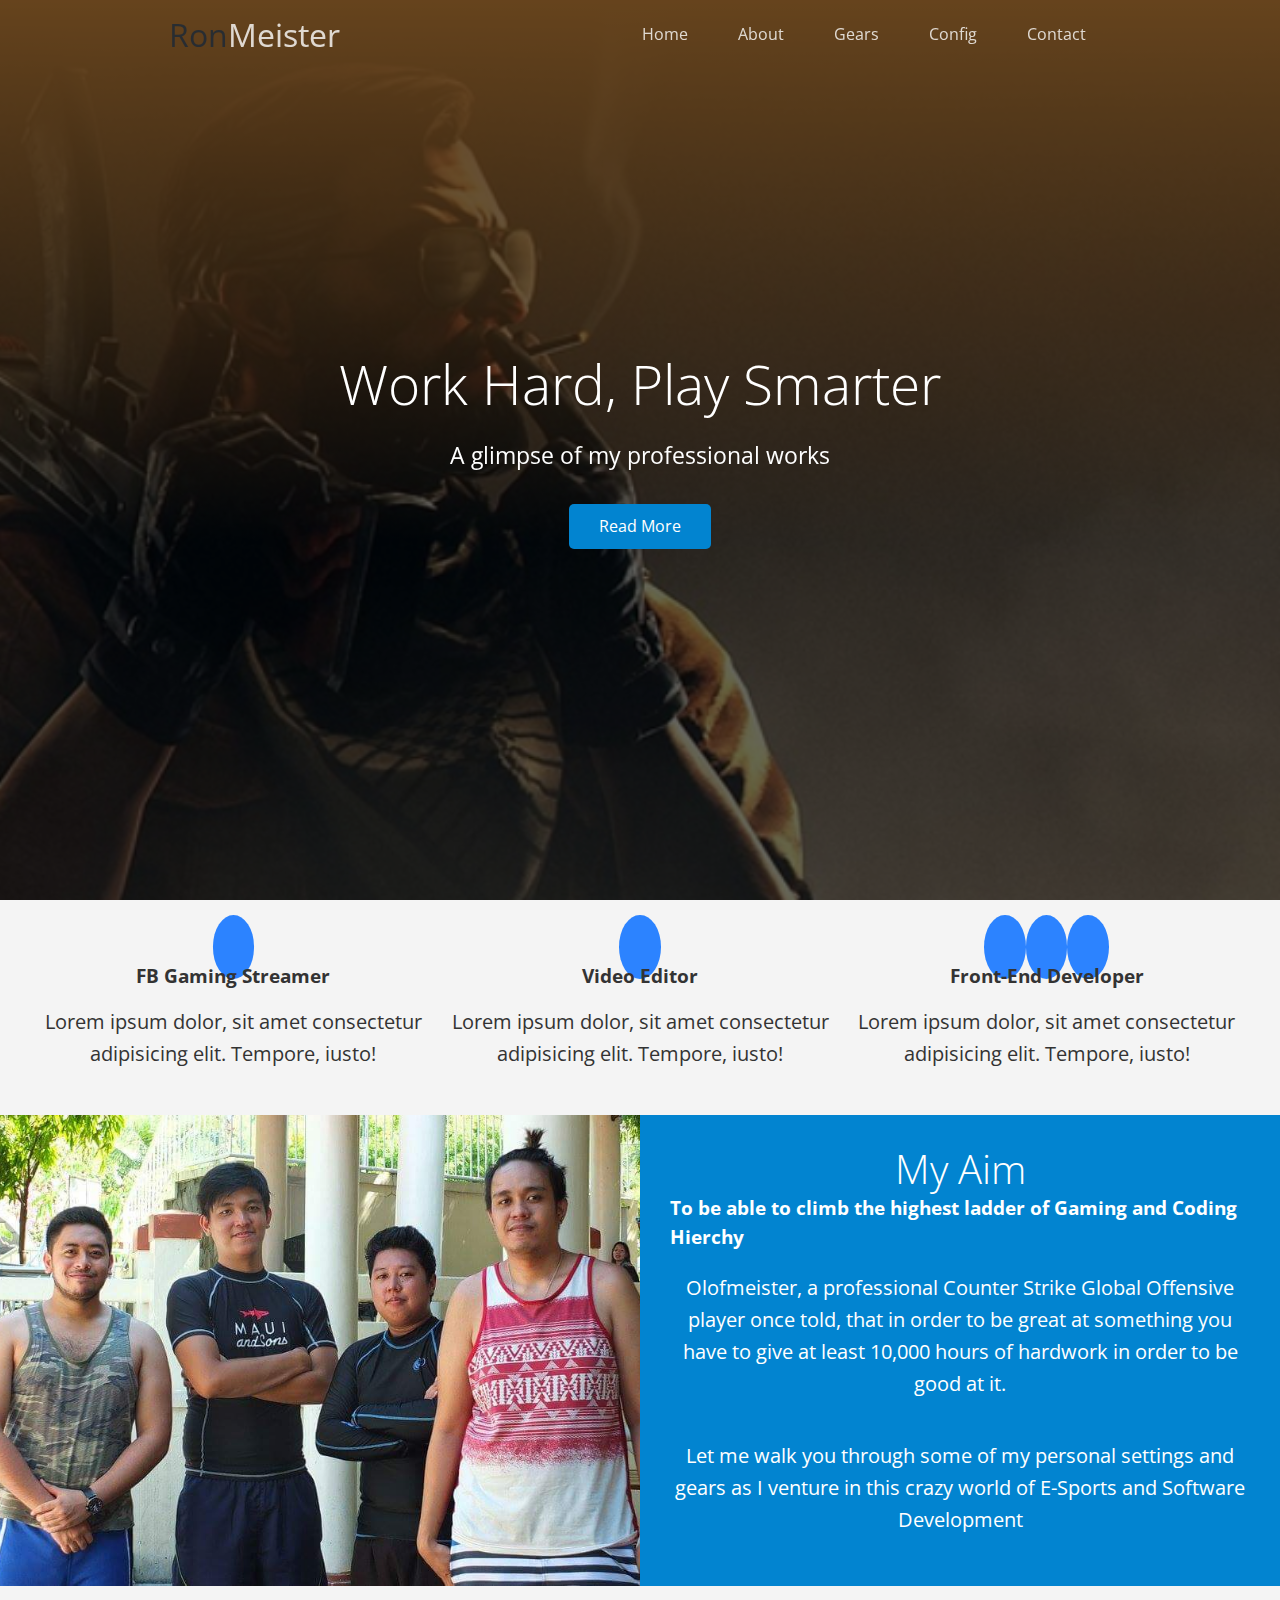
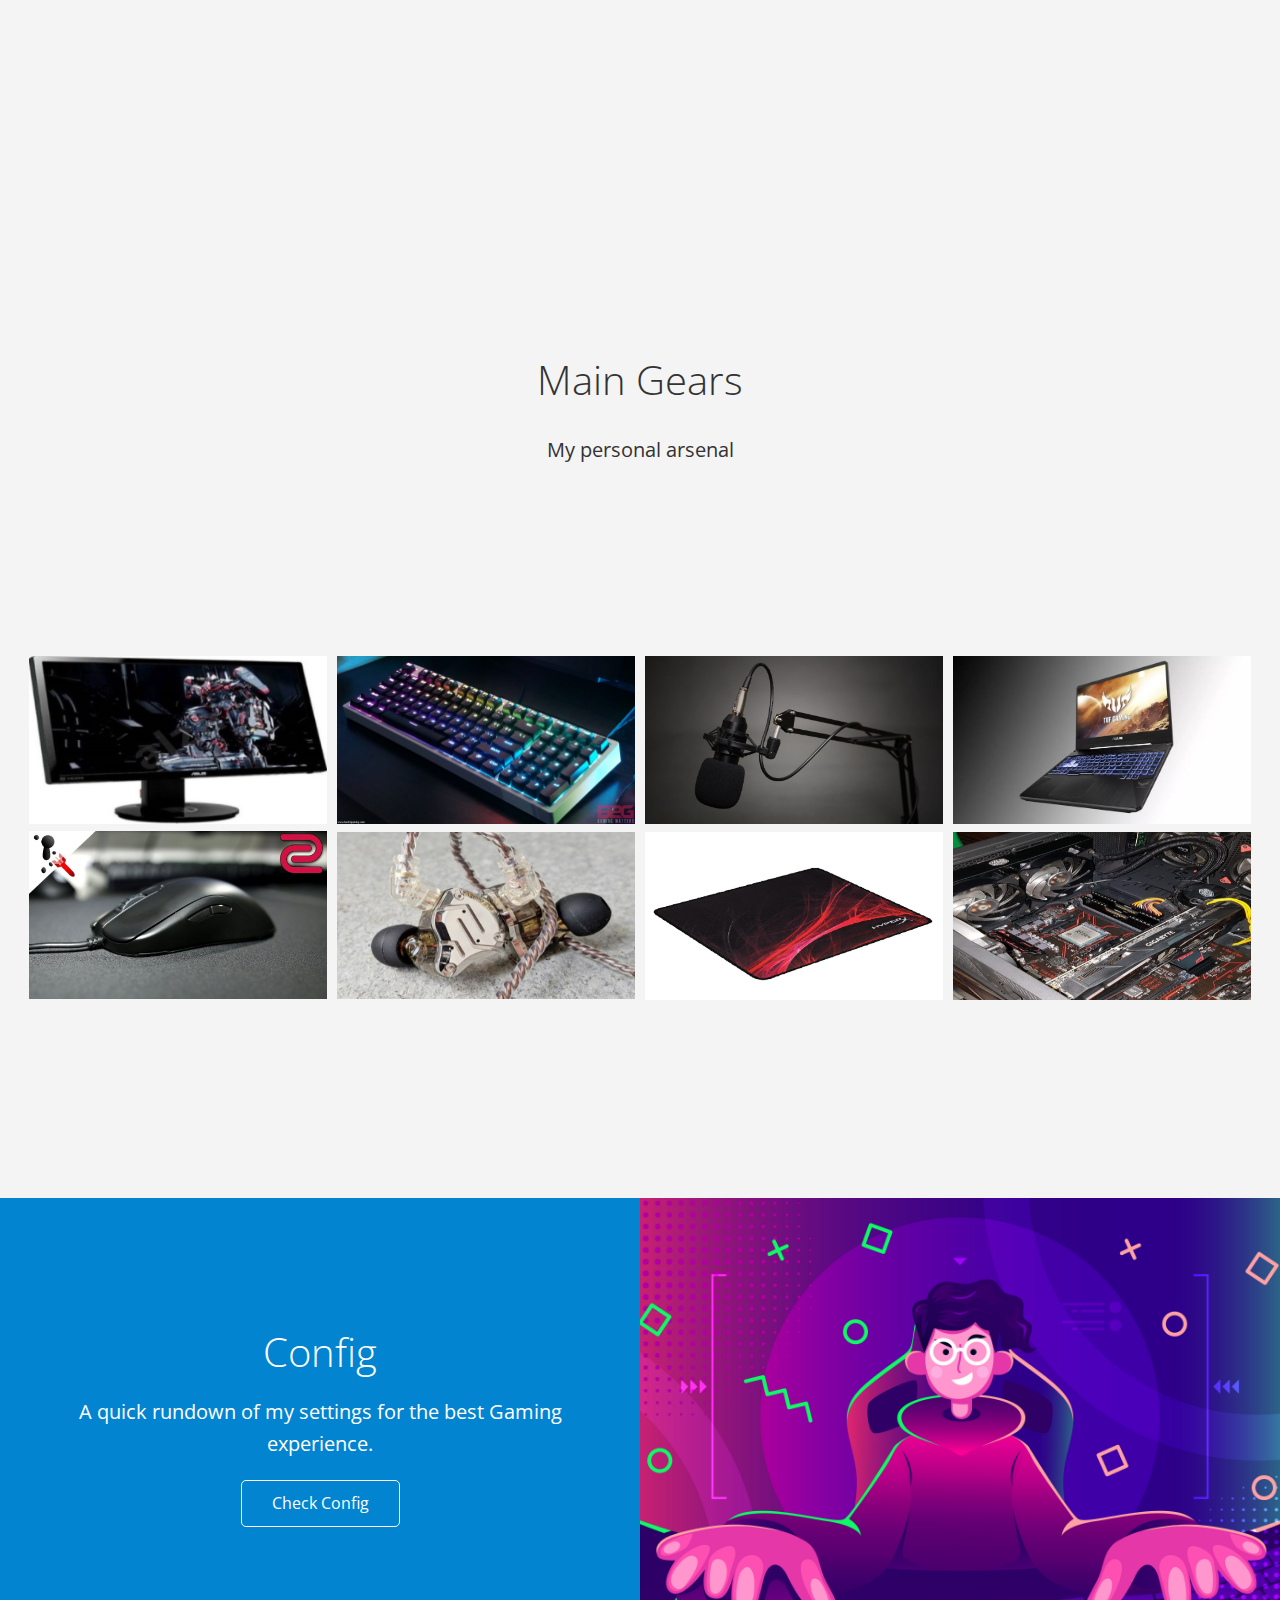
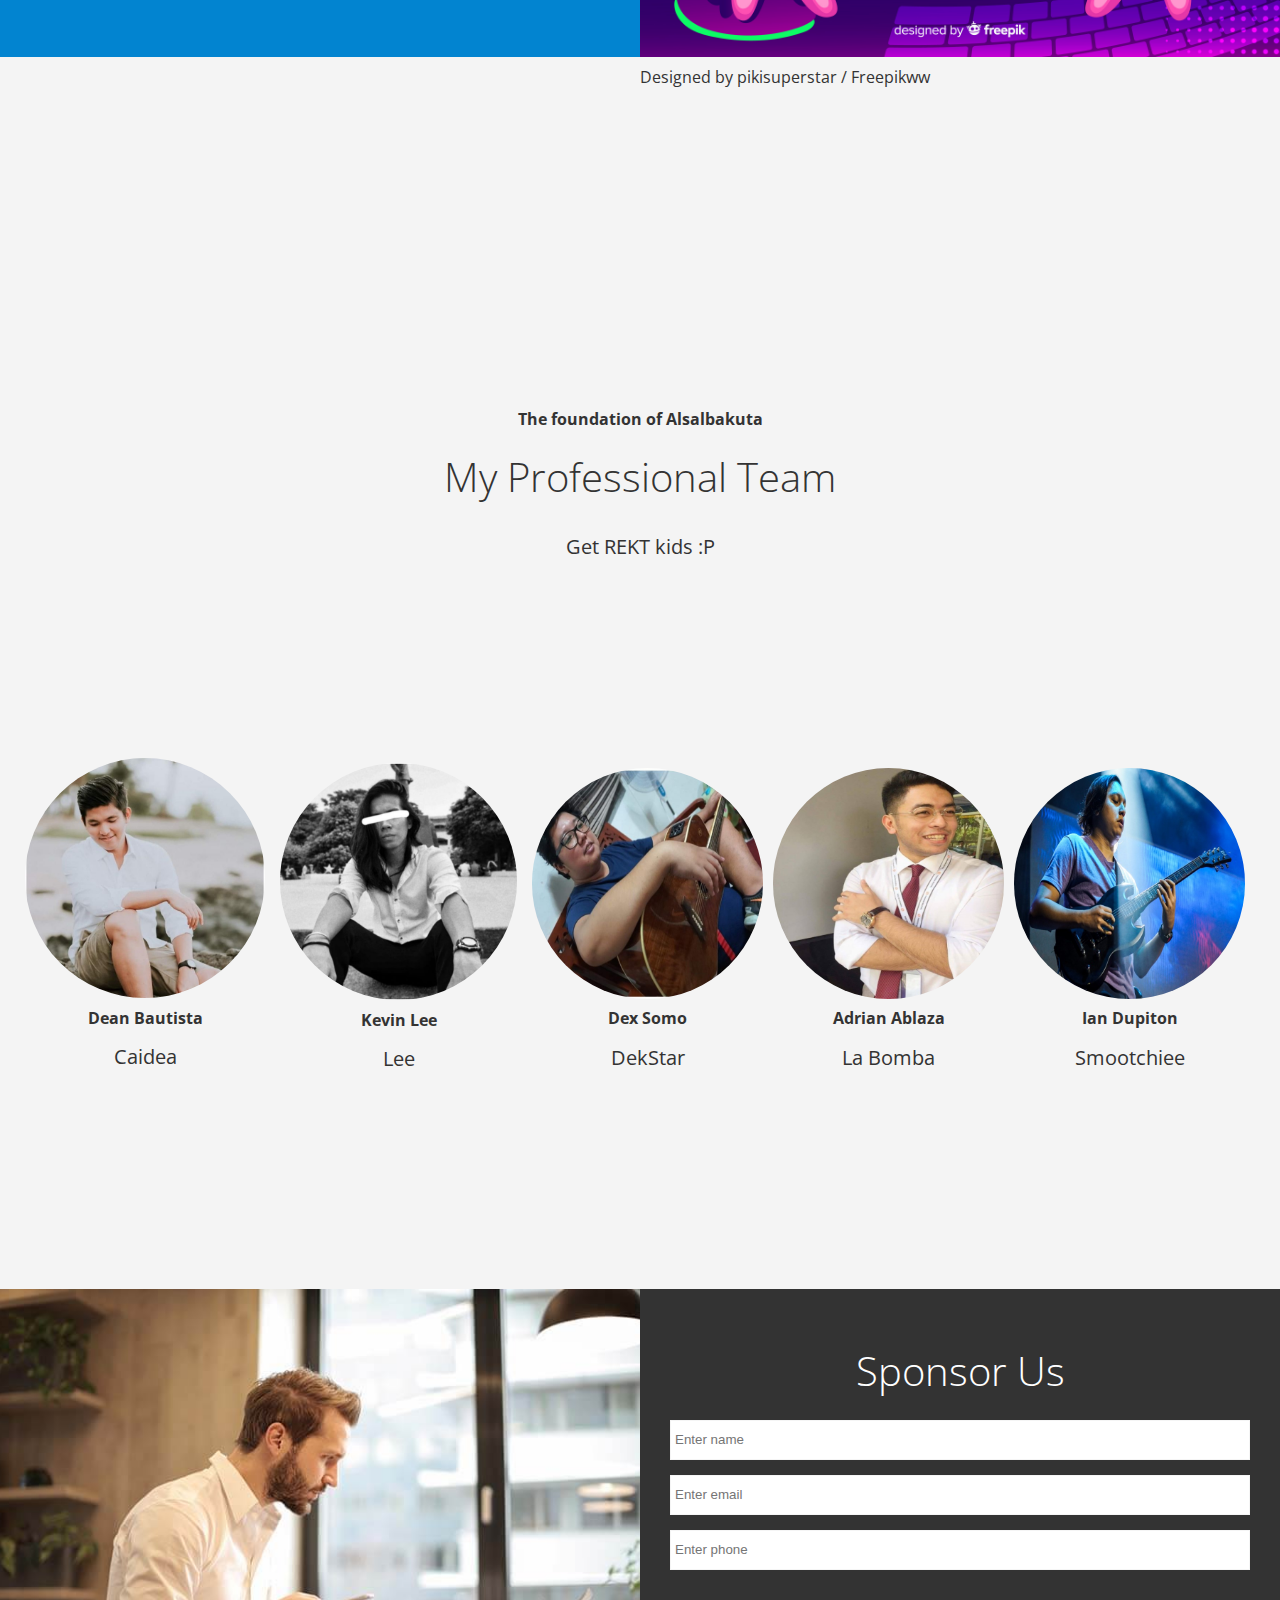
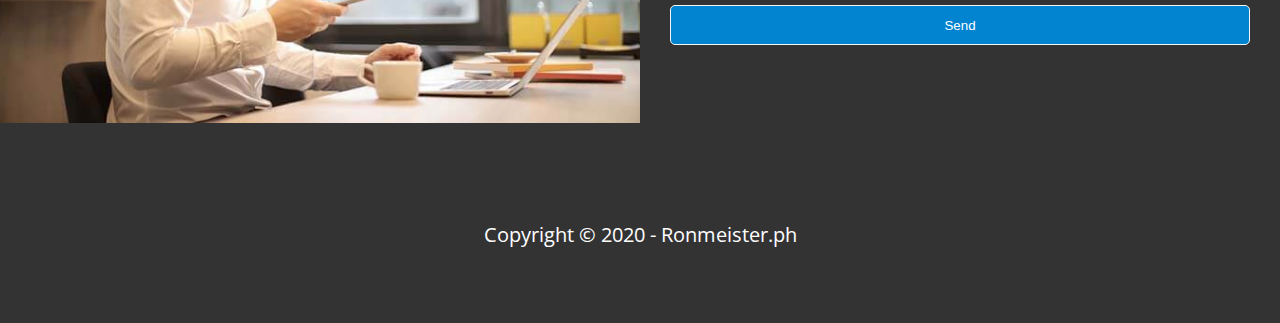
<file: index.html>
<!DOCTYPE html>
<html lang="en">

<head>
  <meta charset="UTF-8" />
  <meta name="viewport" content="width=device-width, initial-scale=1.0" />
  <link rel="shortcut icon" type="image/x-icon" href="/favicon.ico" />
  <link rel="stylesheet" href="https://cdnjs.cloudflare.com/ajax/libs/font-awesome/5.13.0/css/all.min.css"
    integrity="sha256-h20CPZ0QyXlBuAw7A+KluUYx/3pK+c7lYEpqLTlxjYQ=" crossorigin="anonymous" />
  <link rel="stylesheet" href="css/lightbox.min.css" />
  <link rel="stylesheet" href="css/utilities.css" />
  <link rel="stylesheet" href="css/style.css" />
  <title>Welcome To ronmeister.ph</title>
</head>

<body id="home">
  <header class="hero">
    <div id="navbar" class="navbar top">
      <h1 class="logo">
        <span class="text-primary"><i class="fab fa-steam fa-2x"></i> Ron</span>Meister
      </h1>
      <nav>
        <ul>
          <li><a href="#home">Home</a></li>
          <li><a href="#about">About</a></li>
          <li><a href="#cases">Gears</a></li>
          <li><a href="#blog">Config</a></li>
          <li><a href="#contact">Contact</a></li>
        </ul>
      </nav>
    </div>

    <div class="content">
      <h1>Work Hard, Play Smarter</h1>
      <p>A glimpse of my professional works</p>
      <a href="#about" class="btn"><i class="fas fa-chevron-right"></i> Read More</a>
    </div>
  </header>

  <main>
    <!-- About: Icons -->
    <section id="about" class="icons bg-light">
      <div class="flex-items">
        <div>
          <i class="fab fa-facebook fa-2x"></i>
          <div>
            <h3>FB Gaming Streamer</h3>
            <p>
              Lorem ipsum dolor, sit amet consectetur adipisicing elit.
              Tempore, iusto!
            </p>
          </div>
        </div>
        <div>
          <i class="fas fa-film fa-2x"></i>
          <div>
            <h3>Video Editor</h3>
            <p>
              Lorem ipsum dolor, sit amet consectetur adipisicing elit.
              Tempore, iusto!
            </p>
          </div>
        </div>
        <div>

          <i class="fab fa-css3 fa-2x"></i>
          <i class="fas fa-laptop-code fa-2x"></i>
          <i class="fab fa-node-js fa-2x"></i>

          <div>
            <h3>Front-End Developer</h3>
            <p>
              Lorem ipsum dolor, sit amet consectetur adipisicing elit.
              Tempore, iusto!
            </p>
          </div>
        </div>
      </div>
    </section>

    <!-- About:Solutions -->
    <section class="solutions flex-columns">
      <div class="row">
        <div class="column">
          <div class="column-1">
            <img src="images/home/people.jpg" alt="" />
          </div>
        </div>
        <div class="column">
          <div class="column-2 bg-primary">
            <h2>My Aim</h2>
            <h3>To be able to climb the highest ladder of Gaming and Coding Hierchy</h3>
            <p>
              Olofmeister, a professional Counter Strike Global Offensive player once told, that in order to be great at
              something you have to give at least 10,000 hours of hardwork in order to be good at it.
            </p>

            <p>
              Let me walk you through some of my personal settings and gears as I venture in this crazy world of
              E-Sports and Software Development
            </p>

          </div>
        </div>
      </div>
    </section>

    <!-- Cases -->
    <section id="cases" class="cases flex-grid section-padding">
      <header class="section-header">

        <h2>Main Gears</h2>
        <p>
          My personal arsenal
        </p>
      </header>
      <div class="row">
        <div class="column">

          <a href="images/cases/cases1.jpg" data-lightbox="cases" data-title="Lorem ipsum dolor sit, amet consectetur adipisicing elit. Fugiat,
              dolore!">
            <img src="images/cases/cases1.jpg" alt="" />
          </a>



          <a href="images/cases/cases2.jpg" data-lightbox="cases" data-title="Lorem ipsum dolor sit, amet consectetur adipisicing elit. Fugiat,
              dolore!">
            <img src="images/cases/cases2.jpg" alt="" />
          </a>
        </div>
        <div class="column">
          <a href="images/cases/cases3.jpg" data-lightbox="cases" data-title="Lorem ipsum dolor sit, amet consectetur adipisicing elit. Fugiat,
            dolore!">
            <img src="images/cases/cases3.jpg" alt="" />
          </a>
          <a href="images/cases/cases4.jpg" data-lightbox="cases" data-title="Lorem ipsum dolor sit, amet consectetur adipisicing elit. Fugiat,
              dolore!">
            <img src="images/cases/cases4.jpg" alt="" />
          </a>
        </div>
        <div class="column">
          <a href="images/cases/cases5.jpg" data-lightbox="cases" data-title="Lorem ipsum dolor sit, amet consectetur adipisicing elit. Fugiat,
            dolore!">
            <img src="images/cases/cases5.jpg" alt="" />
          </a>
          <a href="images/cases/cases6.jpg" data-lightbox="cases" data-title="Lorem ipsum dolor sit, amet consectetur adipisicing elit. Fugiat,
              dolore!">
            <img src="images/cases/cases6.jpg" alt="" />
          </a>
        </div>
        <div class="column">
          <a href="images/cases/cases7.jpg" data-lightbox="cases" data-title="Lorem ipsum dolor sit, amet consectetur adipisicing elit. Fugiat,
            dolore!">
            <img src="images/cases/cases7.jpg" alt="" />
          </a>
          <a href="images/cases/cases8.jpg" data-lightbox="cases" data-title="Lorem ipsum dolor sit, amet consectetur adipisicing elit. Fugiat,
              dolore!">
            <img src="images/cases/cases8.jpg" alt="" />
          </a>
        </div>
      </div>
    </section>

    <!-- Blog -->
    <section id="blog" class="blog flex-columns flex-reverse">
      <div class="row">
        <div class="column">
          <div class="column-1">
            <img src="images/home/blog.jpg" alt="" />
            <a href="http://www.freepik.com">Designed by pikisuperstar / Freepik</a>ww
          </div>
        </div>
        <div class="column">
          <div class="column-2 bg-secondary">

            <h2>Config</h2>
            <p>
              A quick rundown of my settings for the best Gaming experience.
            </p>
            <a href="blog.html" class="btn btn-outline">
              <i class="fas fa-chevron"></i>
              Check Config
            </a>
          </div>
        </div>
      </div>
    </section>

    <!-- Team -->
    <section id="team" class="team section-padding">
      <header class="section-header">
        <h4>The foundation of Alsalbakuta</h4>
        <h2>My Professional Team</h2>
        <p>
          Get REKT kids :P
        </p>
      </header>

      <div class="flex-items">
        <div>
          <img src="images/team/person1.jpg" alt="" />
          <h4>Dean Bautista</h4>
          <p>Caidea</p>
        </div>

        <div class="flex-items">
          <div>
            <img src="images/team/person2.jpg" alt="" />
            <h4>Kevin Lee</h4>
            <p>Lee</p>
          </div>

          <div class="flex-items">
            <div>
              <img src="images/team/person3.jpg" alt="" />
              <h4>Dex Somo</h4>
              <p>DekStar</p>
            </div>
            <div>
              <img src="images/team/person4.jpg" alt="" />
              <h4>Adrian Ablaza</h4>
              <p>La Bomba</p>
            </div>
            <div>
              <img src="images/team/person5.jpg" alt="" />
              <h4>Ian Dupiton</h4>
              <p>Smootchiee</p>
            </div>
          </div>
    </section>

    <!-- Contact -->
    <section id="contact" class="contact flex-columns">
      <div class="row">
        <div class="column">
          <div class="column-1">
            <img src="images/home/contact.jpg" alt="" />
          </div>
        </div>
        <div class="column">
          <div class="column-2 bg-dark">
            <h2>Sponsor Us</h2>
            <form action="" class="callback-form">
              <div class="form-control">
                <label for="name"></label>
                <input type="text" name="name" id="name" placeholder="Enter name" />
              </div>
              <div class="form-control">
                <label for="email"></label>
                <input type="email" name="email" id="email" placeholder="Enter email" />
              </div>
              <div class="form-control">
                <label for="phone"></label>
                <input type="text" name="phone" id="phone" placeholder="Enter phone" />
              </div>
              <input type="submit" value="Send" id="submit" class="btn" />
            </form>
          </div>
        </div>
      </div>
    </section>
  </main>

  <footer class="footer bg-dark">
    <div class="social">
      <a href="https://www.facebook.com/rjpesa"><i class="fab fa-facebook fa-2x"></i></a>

      <a href="https://www.youtube.com/user/ronalddeadman2"><i class="fab fa-youtube fa-2x"></i></a>
      <a href="https://www.linkedin.com/in/rjpesa19/"><i class="fab fa-linkedin fa-2x"></i></a>
    </div>
    <p>Copyright &copy; 2020 - Ronmeister.ph</p>
  </footer>

  <script src="https://code.jquery.com/jquery-3.5.0.min.js"
    integrity="sha256-xNzN2a4ltkB44Mc/Jz3pT4iU1cmeR0FkXs4pru/JxaQ=" crossorigin="anonymous"></script>
  <script src="js/lightbox.min.js"></script>
  <script>
    const navbar = document.getElementById('navbar');
    let scrolled = false;

    window.onscroll = function () {
      if (window.pageYOffset > 100) {
        navbar.classList.remove('top');
        if (!scrolled) {
          navbar.style.transform = 'translateY(-70px)';
        }
        setTimeout(function () {
          navbar.style.transform = 'translateY(0)';
          scrolled = true;
        }, 200);
      } else {
        navbar.classList.add('top');
        scrolled = false;
      }
    };

    // Smooth Scrolling
    $('#navbar a, .btn').on('click', function (e) {
      if (this.hash !== '') {
        e.preventDefault();

        const hash = this.hash;

        $('html, body').animate(
          {
            scrollTop: $(hash).offset().top - 100,
          },
          800
        );
      }
    });
  </script>
</body>

</html>
</file>
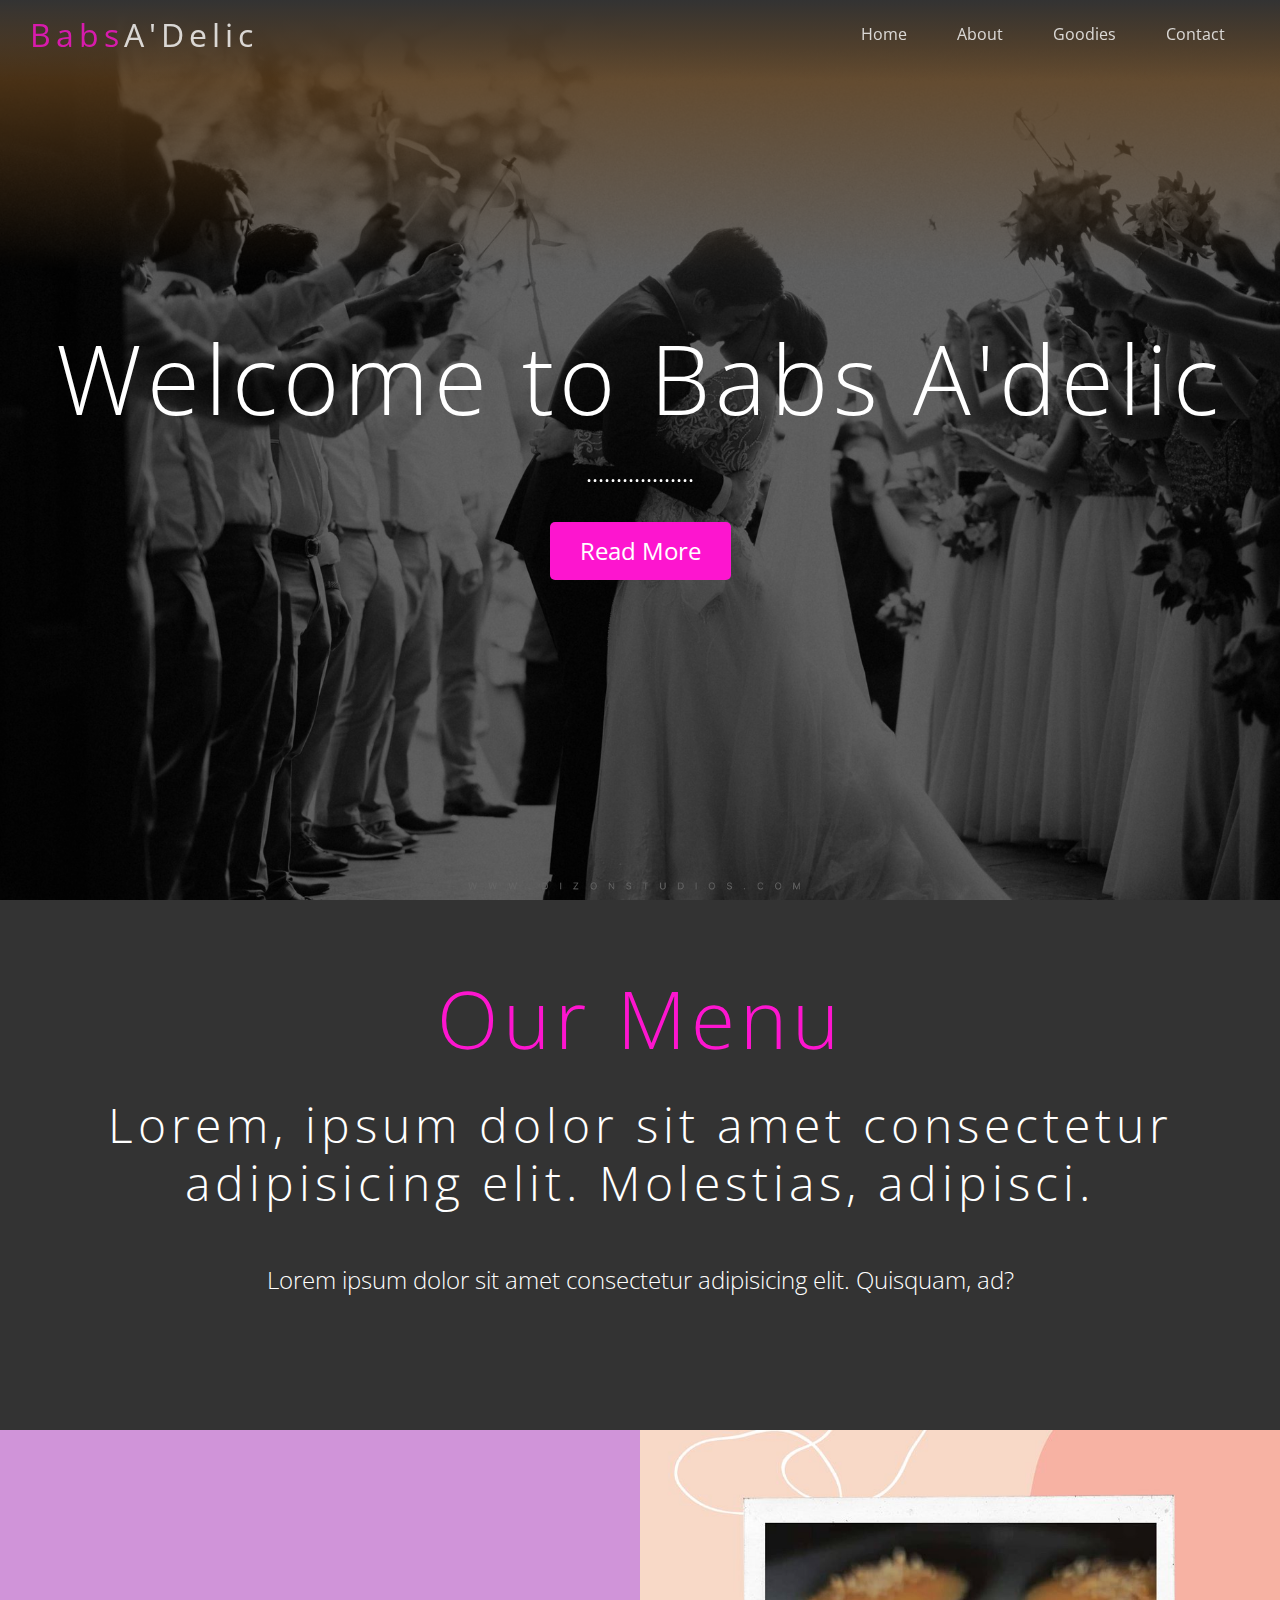
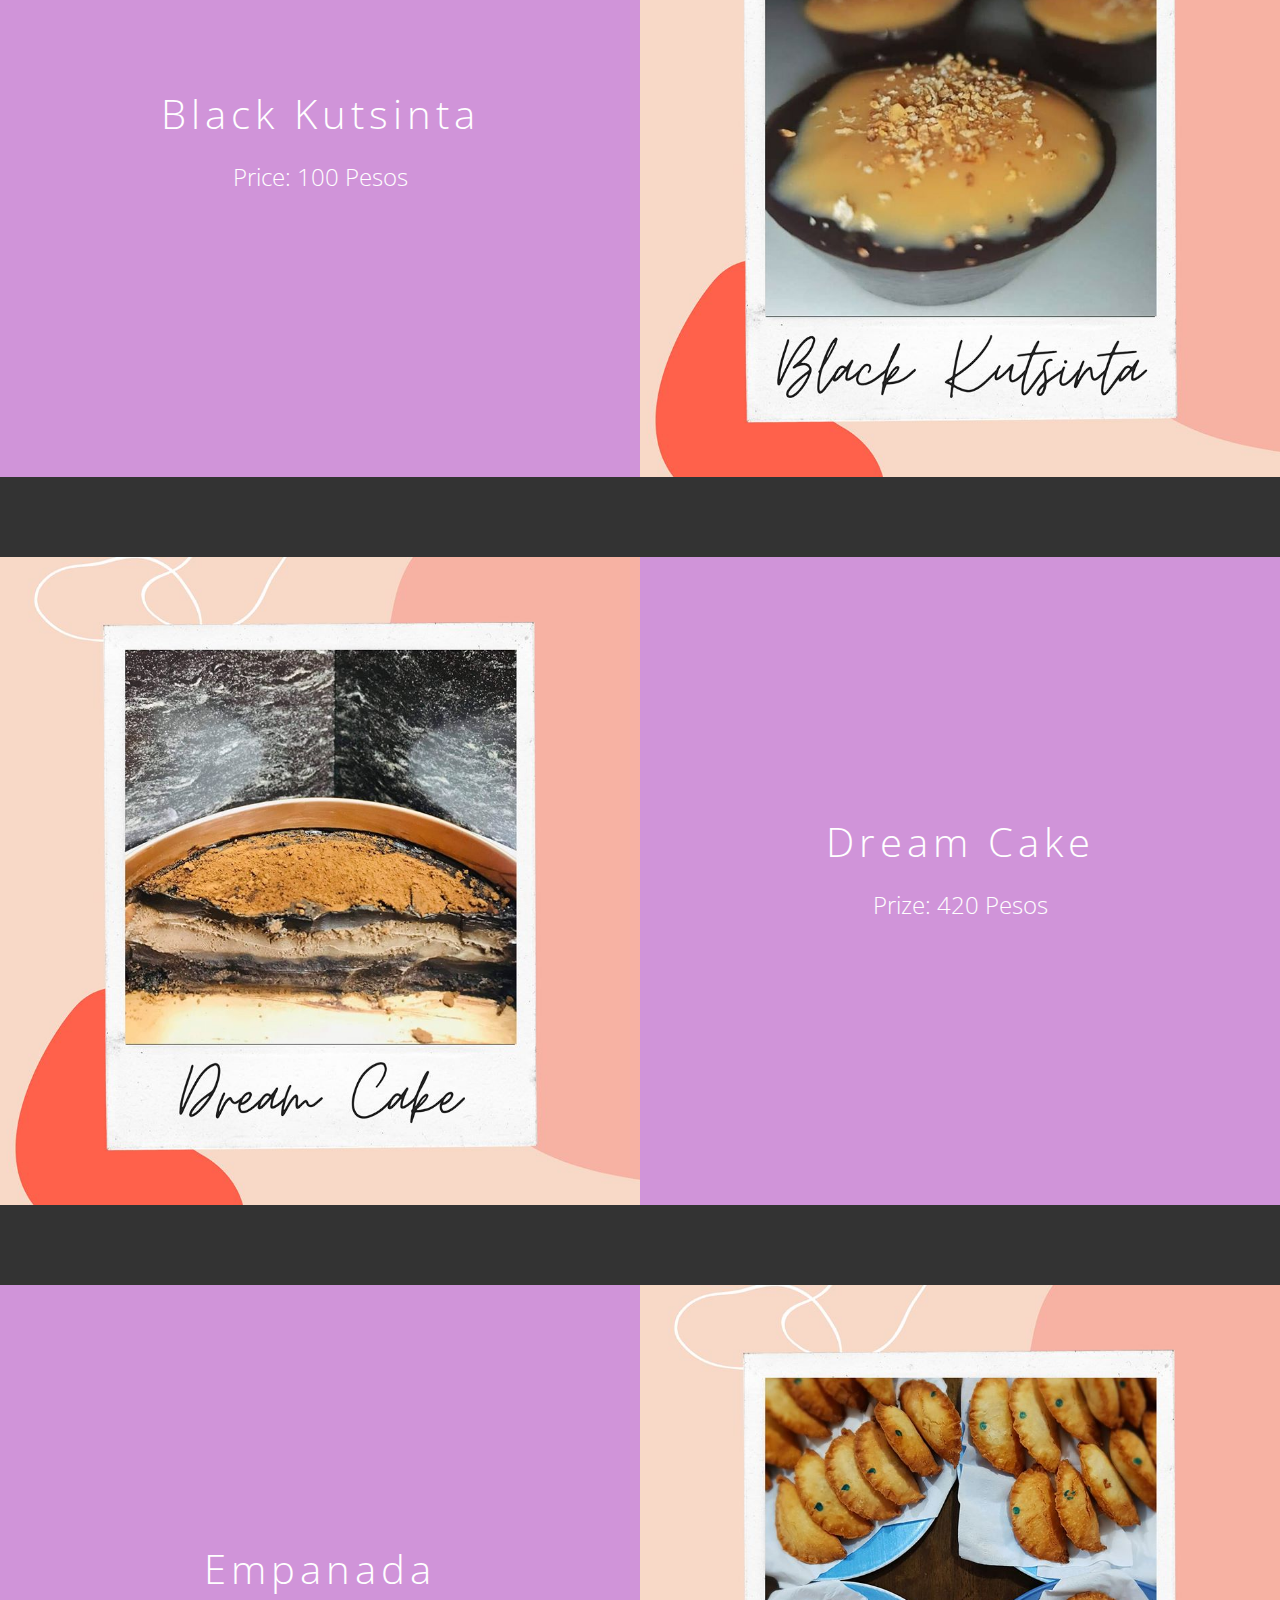
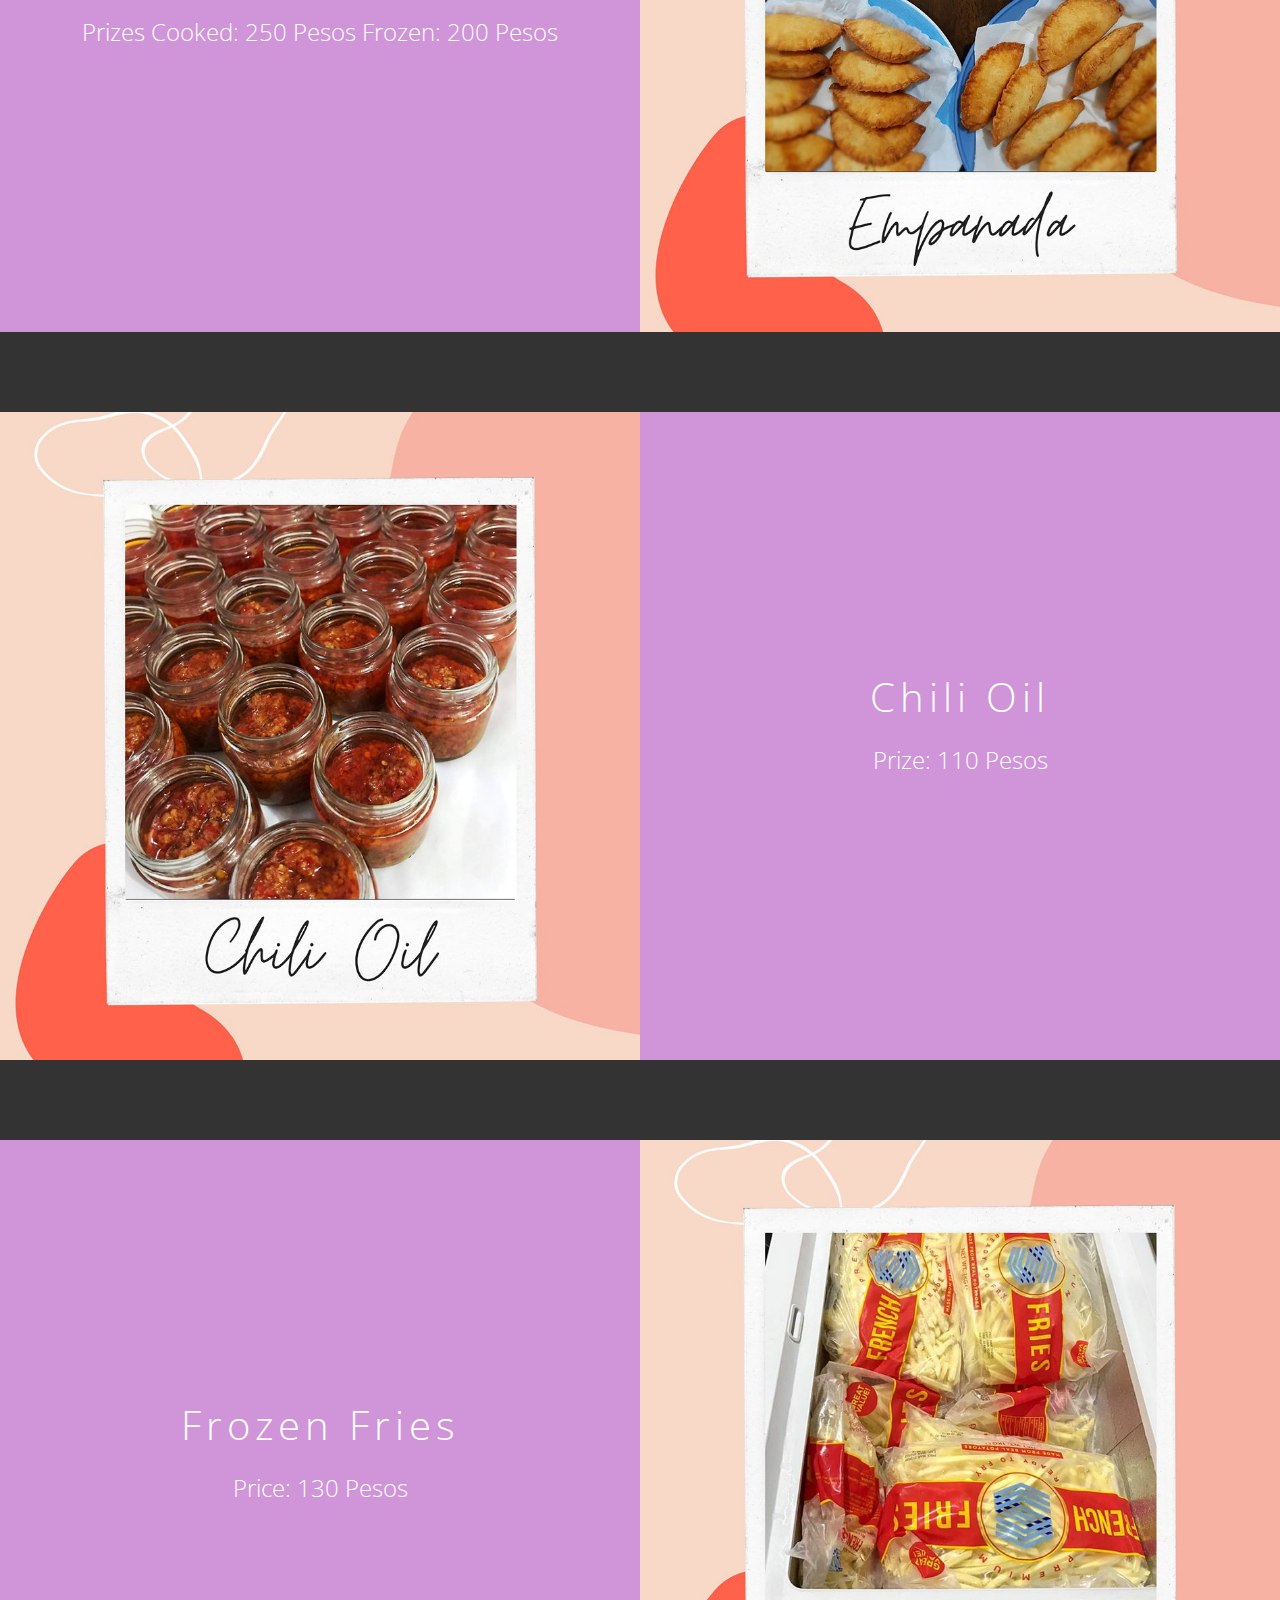
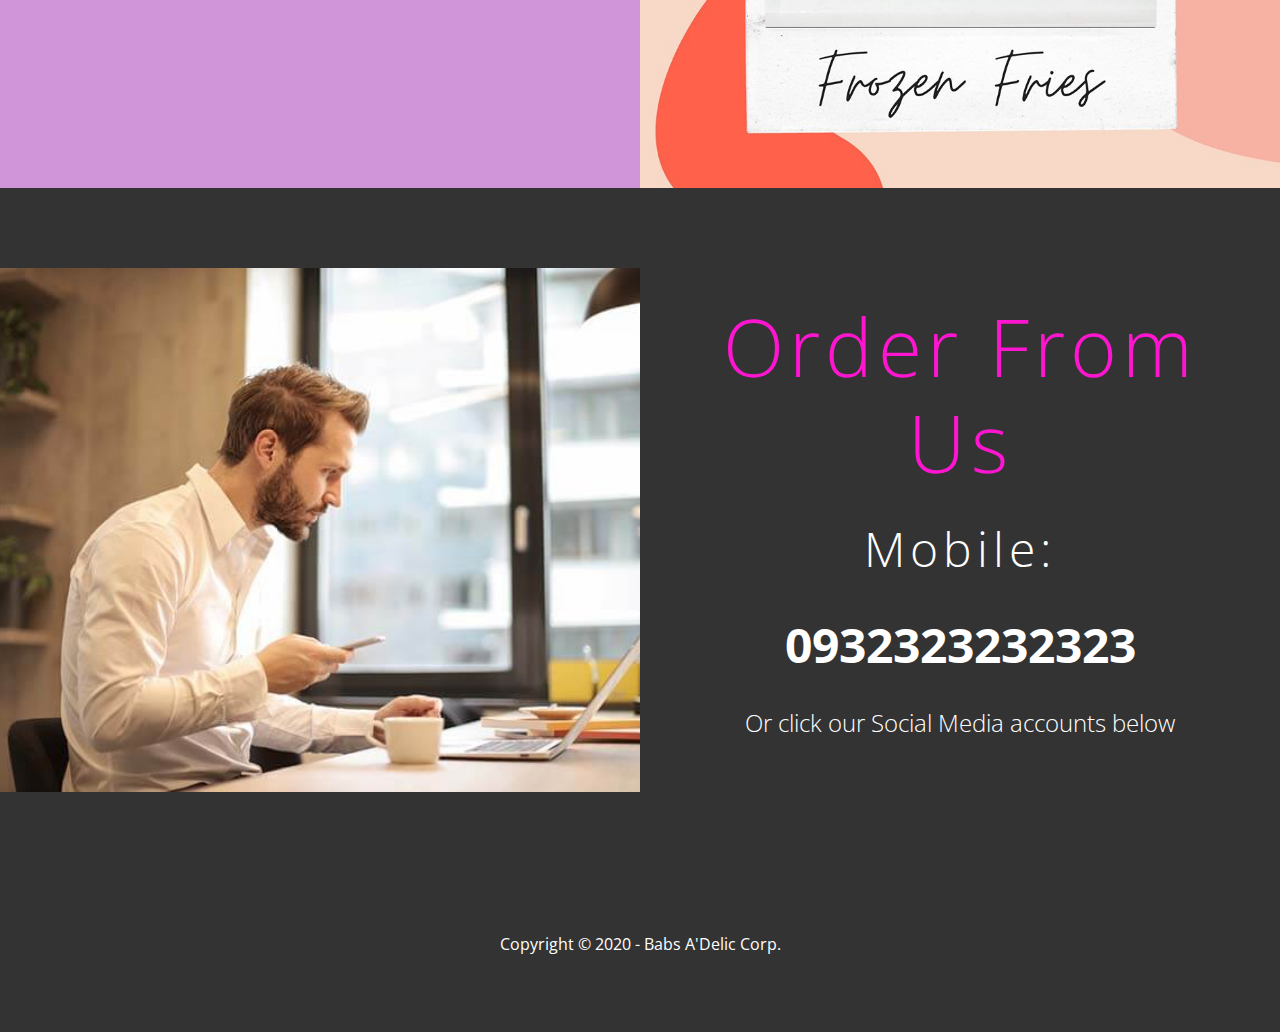
<file: babs/index.html>
<!DOCTYPE html>
<html lang="en">
  <head>
    <meta charset="UTF-8" />
    <meta name="viewport" content="width=device-width, initial-scale=1.0" />
    <link rel="shortcut icon" type="image/x-icon" href="/favicon.ico" />
    <link
      rel="stylesheet"
      href="https://cdnjs.cloudflare.com/ajax/libs/font-awesome/5.13.0/css/all.min.css"
      integrity="sha256-h20CPZ0QyXlBuAw7A+KluUYx/3pK+c7lYEpqLTlxjYQ="
      crossorigin="anonymous"
    />
    <link rel="stylesheet" href="css/lightbox.min.css" />
    <link rel="stylesheet" href="css/utilities.css" />
    <link rel="stylesheet" href="css/style.css" />
    <title>Welcome To Babs A'Delic</title>
  </head>
  <body id="home">
    <header class="hero">
      <div id="navbar" class="navbar top">
        <h1 class="logo">
          <span class="text-primary"><i class="fas fa-piggy-bank fa-2x"></i> Babs</span
          >A'Delic
        </h1>
        <nav>
          <ul>
            <li><a href="#home">Home</a></li>
            <li><a href="#about">About</a></li>
            <li><a href="#goodies">Goodies</a></li>
            
            <li><a href="#contact">Contact</a></li>
          </ul>
        </nav>
      </div>

      <div class="content">
        <h1>Welcome to Babs A'delic</h1>
        <p>..................</p>
        <a href="#about" class="btn"
          ><i class="fas fa-chevron-right"></i> Read More</a
        >
      </div>
    </header>

    <main>
    

      <!-- About:Solutions -->
      <section id="about" class="contact flex-columns">
      
          <div class="column">
            
          </div>
          <div class="column">
            <div class="column-2 bg-dark">
              <span class="contact"><h1>Our Menu</h1></span>
             
                  <h2>Lorem, ipsum dolor sit amet consectetur adipisicing elit. Molestias, adipisci.</h2>
                <p>Lorem ipsum dolor sit amet consectetur adipisicing elit. Quisquam, ad?</p>
                
                </div>
                
                </div>
                
            </div>
          </div>
        </div>
      </section>
        
     

      
      <!-- Blog -->
      <section id="goodies" class="blog flex-columns flex-reverse">
        <div class="row">
          <div class="column">
            <div class="column-1">
              <a
              href="images/cases/food1.jpg"
              data-lightbox="cases"
              data-title="Lorem ipsum dolor sit, amet consectetur adipisicing elit. Fugiat,
              dolore!"
            >
              <img src="images/cases/food1.jpg" alt="" />
            </a>
            </div>
          </div>
          <div class="column">
            <div class="column-2 bg-secondary">
              
              <h2>Black Kutsinta</h2>
              <p>
               Price: 100 Pesos
              </p>
              
            </div>
          </div>
        </div>
      </section>

      <section id="blog" class="blog flex-columns ">
        <div class="row">
          <div class="column">
            <div class="column-1">
              <a
              href="images/cases/food1.jpg"
              data-lightbox="cases"
              data-title="Lorem ipsum dolor sit, amet consectetur adipisicing elit. Fugiat,
              dolore!"
            >
              <img src="images/cases/food2.jpg" alt="" />
            </a>
            </div>
          </div>
          <div class="column">
            <div class="column-2 bg-secondary">
              
              <h2>Dream Cake</h2>
              <p>
                Prize: 420 Pesos
              </p>
              
            </div>
          </div>
        </div>
      </section>

      <section id="blog" class="blog flex-columns flex-reverse">
        <div class="row">
          <div class="column">
            <div class="column-1">
              <a
              href="images/cases/food3.jpg"
              data-lightbox="cases"
              data-title="Lorem ipsum dolor sit, amet consectetur adipisicing elit. Fugiat,
              dolore!"
            >
              <img src="images/cases/food3.jpg" alt="" />
            </a>
            </div>
          </div>
          <div class="column">
            <div class="column-2 bg-secondary">
              
              <h2>Empanada</h2>
              <p>
                Prizes
                  Cooked: 250 Pesos
                  Frozen: 200 Pesos
              </p>
              
            </div>
          </div>
        </div>
      </section>

      <section id="blog" class="blog flex-columns ">
        <div class="row">
          <div class="column">
            <div class="column-1">
              <a
              href="images/cases/food3.jpg"
              data-lightbox="cases"
              data-title="Lorem ipsum dolor sit, amet consectetur adipisicing elit. Fugiat,
              dolore!"
            >
              <img src="images/cases/food4.jpg" alt="" />
            </a>
            </div>
          </div>
          <div class="column">
            <div class="column-2 bg-secondary">
              
              <h2>Chili Oil</h2>
              <p>
                Prize: 110 Pesos
              </p>
              
            </div>
          </div>
        </div>
      </section>

      <section id="blog" class="blog flex-columns flex-reverse">
        <div class="row">
          <div class="column">
            <div class="column-1">
              <a
              href="images/cases/food5.jpg"
              data-lightbox="cases"
              data-title="Lorem ipsum dolor sit, amet consectetur adipisicing elit. Fugiat,
              dolore!"
            >
              <img src="images/cases/food5.jpg" alt="" />
            </a>
            </div>
          </div>
          <div class="column">
            <div class="column-2 bg-secondary">
              
              <h2>Frozen Fries</h2>
              <p>
                Price: 130 Pesos
              </p>
              
            </div>
          </div>
        </div>
      </section>

      
      <!-- Contact -->
      <section id="contact" class="contact flex-columns">
        <div class="row">
          <div class="column">
            <div class="column-1">
              <img src="images/home/contact.jpg" alt="" />
            </div>
          </div>
          <div class="column">
            <div class="column-2 bg-dark">
              <span class="contact"><h1>Order From Us</h1></span>
             
                  <h2>Mobile:</h2>
                <h3>0932323232323</h3><p>Or click our Social Media accounts below</p>
                
                </div>
                
                </div>
                
            </div>
          </div>
        </div>
      </section>
    </main>

    <footer class="footer bg-dark">
      <div class="social">
        <a href="https://www.facebook.com/babsadelic/"><i class="fab fa-facebook fa-2x"></i></a>
        <a href="#"><i class="fab fa-twitter fa-2x"></i></a>
        <a href="https://www.youtube.com/channel/UCPqsV1wrr2hKnyR9L_Mzo4A"><i class="fab fa-youtube fa-2x"></i></a>
        <a href="#"><i class="fab fa-instagram fa-2x"></i></a>
      </div>
      <p>Copyright &copy; 2020 - Babs A'Delic Corp.</p>
    </footer>

    <script
      src="https://code.jquery.com/jquery-3.5.0.min.js"
      integrity="sha256-xNzN2a4ltkB44Mc/Jz3pT4iU1cmeR0FkXs4pru/JxaQ="
      crossorigin="anonymous"
    ></script>
    <script src="js/lightbox.min.js"></script>
    <script>
      const navbar = document.getElementById('navbar');
      let scrolled = false;

      window.onscroll = function () {
        if (window.pageYOffset > 100) {
          navbar.classList.remove('top');
          if (!scrolled) {
            navbar.style.transform = 'translateY(-70px)';
          }
          setTimeout(function () {
            navbar.style.transform = 'translateY(0)';
            scrolled = true;
          }, 200);
        } else {
          navbar.classList.add('top');
          scrolled = false;
        }
      };

      // Smooth Scrolling
      $('#navbar a, .btn').on('click', function (e) {
        if (this.hash !== '') {
          e.preventDefault();

          const hash = this.hash;

          $('html, body').animate(
            {
              scrollTop: $(hash).offset().top - 100,
            },
            800
          );
        }
      });
    </script>
  </body>
</html>
</file>
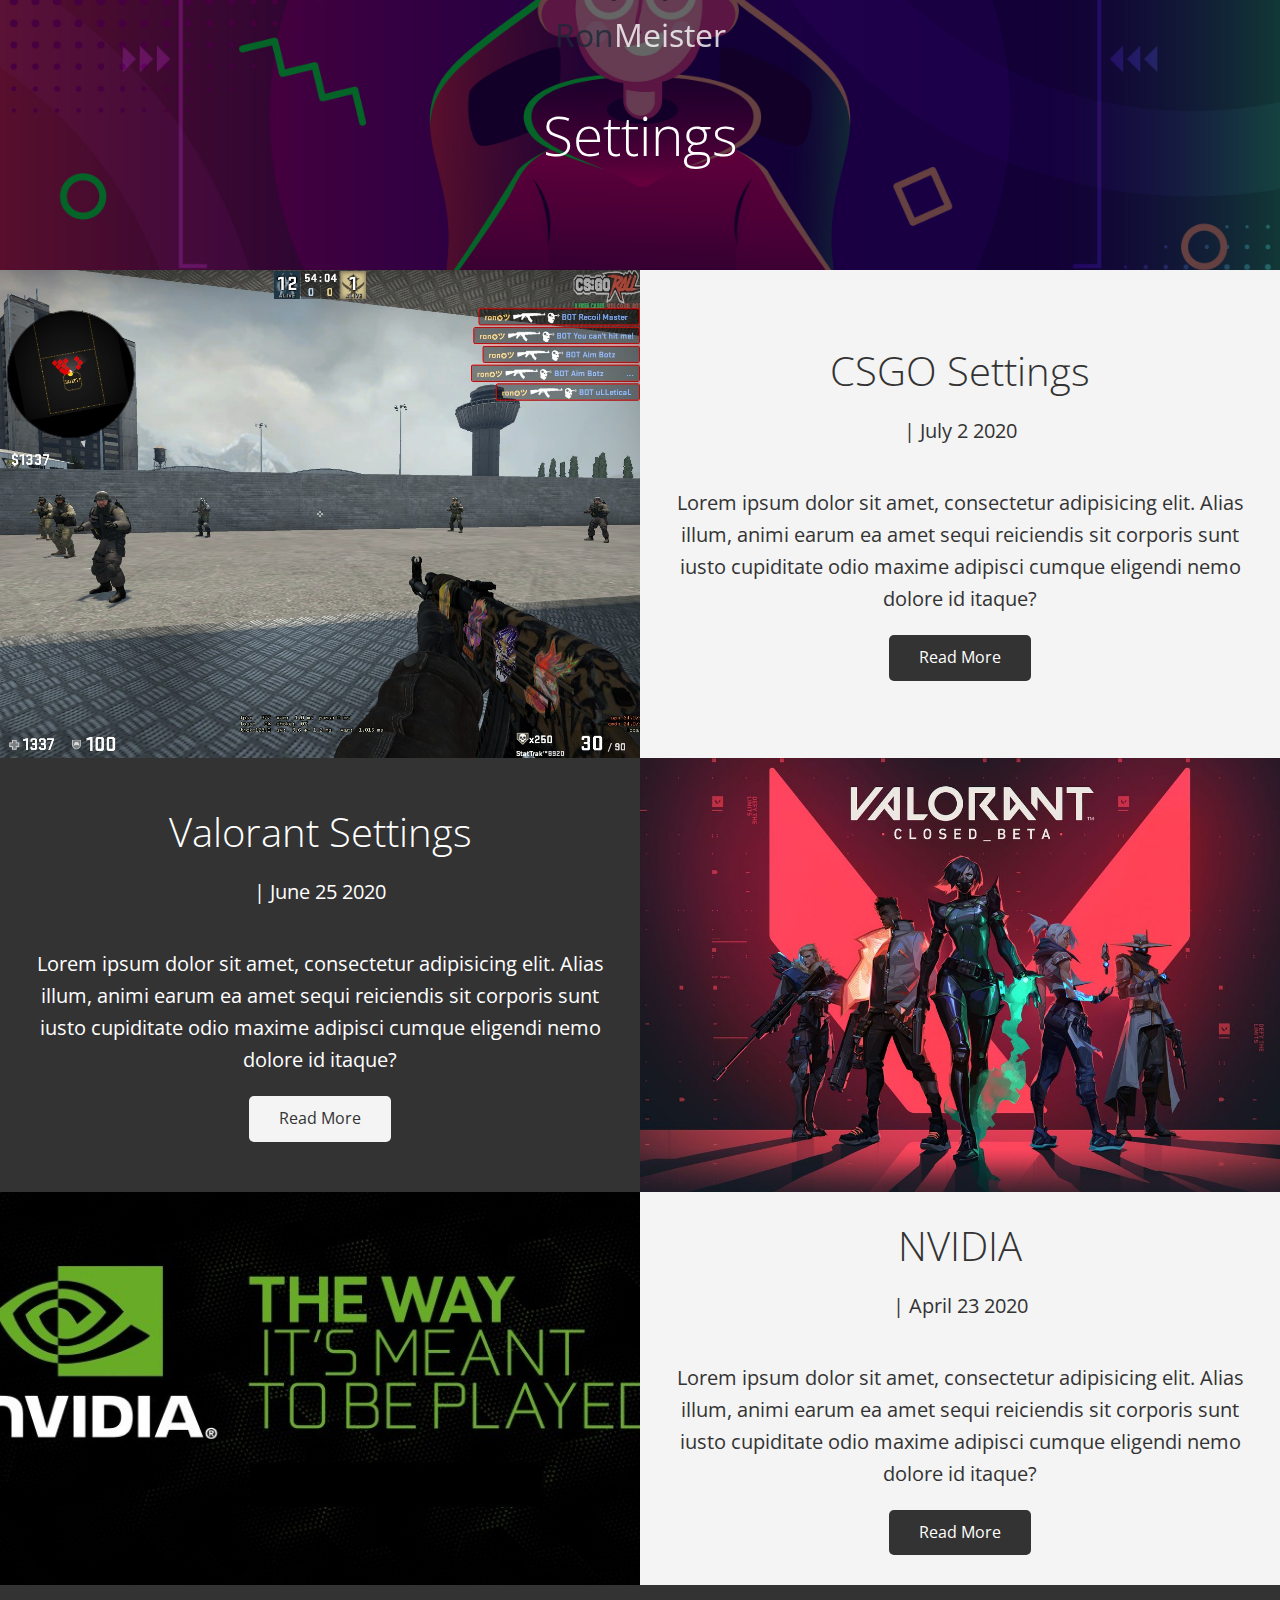
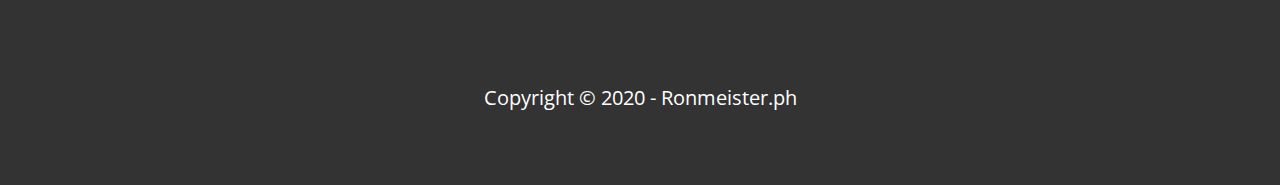
<file: blog.html>
<!DOCTYPE html>
<html lang="en">
  <head>
    <meta charset="UTF-8" />
    <meta name="viewport" content="width=device-width, initial-scale=1.0" />
    <link
      rel="stylesheet"
      href="https://cdnjs.cloudflare.com/ajax/libs/font-awesome/5.13.0/css/all.min.css"
      integrity="sha256-h20CPZ0QyXlBuAw7A+KluUYx/3pK+c7lYEpqLTlxjYQ="
      crossorigin="anonymous"
    />
    <link rel="stylesheet" href="css/utilities.css" />
    <link rel="stylesheet" href="css/style.css" />
    <title>Read Our Blog</title>
  </head>
  <body id="home">
    <header class="hero blog">
      <div id="navbar" class="navbar top">
        <h1 class="logo">
          <a href="index.html"><span class="text-primary"><i class="fab fa-steam fa-2x"></i> Ron</span
            >Meister</a>
        </h1>
       
      </div>

      <div class="content">
        <h1>Settings</h1>
      </div>
    </header>

    <main>
      <article class="flex-columns">
        <div class="row">
          <div class="column">
            <div class="column-1">
              <img src="images/blog/blog1.jpg" alt="" />
            </div>
          </div>
          <div class="column">
            <div class="column-2 bg-light">
              <h2>CSGO Settings</h2>
              <p class="meta">
                <i class="fas fa-crosshairs"></i>  | July 2 2020
              </p>
              <p>
                Lorem ipsum dolor sit amet, consectetur adipisicing elit. Alias
                illum, animi earum ea amet sequi reiciendis sit corporis sunt
                iusto cupiditate odio maxime adipisci cumque eligendi nemo
                dolore id itaque?
              </p>
              <a href="post.html" class="btn btn-dark">
                <i class="fas fa-chevron"></i>
                Read More
              </a>
            </div>
          </div>
        </div>
      </article>

      <article class="flex-columns flex-reverse">
        <div class="row">
          <div class="column">
            <div class="column-1">
              <img src="images/blog/blog2.jpg" alt="" />
            </div>
          </div>
          <div class="column">
            <div class="column-2 bg-dark">
              <h2>Valorant Settings</h2>
              <p class="meta">
                <i class="fab fa-mandalorian"></i>
                </i> | June 25 2020
              </p>
              <p>
                Lorem ipsum dolor sit amet, consectetur adipisicing elit. Alias
                illum, animi earum ea amet sequi reiciendis sit corporis sunt
                iusto cupiditate odio maxime adipisci cumque eligendi nemo
                dolore id itaque?
              </p>
              <a href="post2.html" class="btn btn-light">
                <i class="fas fa-chevron"></i>
                Read More
              </a>
            </div>
          </div>
        </div>
      </article>

      <article class="flex-columns">
        <div class="row">
          <div class="column">
            <div class="column-1">
              <img src="images/blog/blog3.jpg" alt="" />
            </div>
          </div>
          <div class="column">
            <div class="column-2 bg-light">
              <h2>NVIDIA</h2>
              <p class="meta">
                <i class="fas fa-desktop"></i>| April 23 2020
              </p>
              <p>
                Lorem ipsum dolor sit amet, consectetur adipisicing elit. Alias
                illum, animi earum ea amet sequi reiciendis sit corporis sunt
                iusto cupiditate odio maxime adipisci cumque eligendi nemo
                dolore id itaque?
              </p>
              <a href="post3.html" class="btn btn-dark">
                <i class="fas fa-chevron"></i>
                Read More
              </a>
            </div>
          </div>
        </div>
      </article>
    </main>

    <footer class="footer bg-dark">
      <div class="social">
        <a href="#"><i class="fab fa-facebook fa-2x"></i></a>
        <a href="#"><i class="fab fa-twitter fa-2x"></i></a>
        <a href="#"><i class="fab fa-youtube fa-2x"></i></a>
        <a href="#"><i class="fab fa-linkedin fa-2x"></i></a>
      </div>
      <p>Copyright &copy; 2020 - Ronmeister.ph</p>
    </footer>

    <script>
      const navbar = document.getElementById('navbar');
      let scrolled = false;

      window.onscroll = function () {
        if (window.pageYOffset > 100) {
          navbar.classList.remove('top');
          if (!scrolled) {
            navbar.style.transform = 'translateY(-70px)';
          }
          setTimeout(function () {
            navbar.style.transform = 'translateY(0)';
            scrolled = true;
          }, 200);
        } else {
          navbar.classList.add('top');
          scrolled = false;
        }
      };
    </script>
  </body>
</html>
</file>
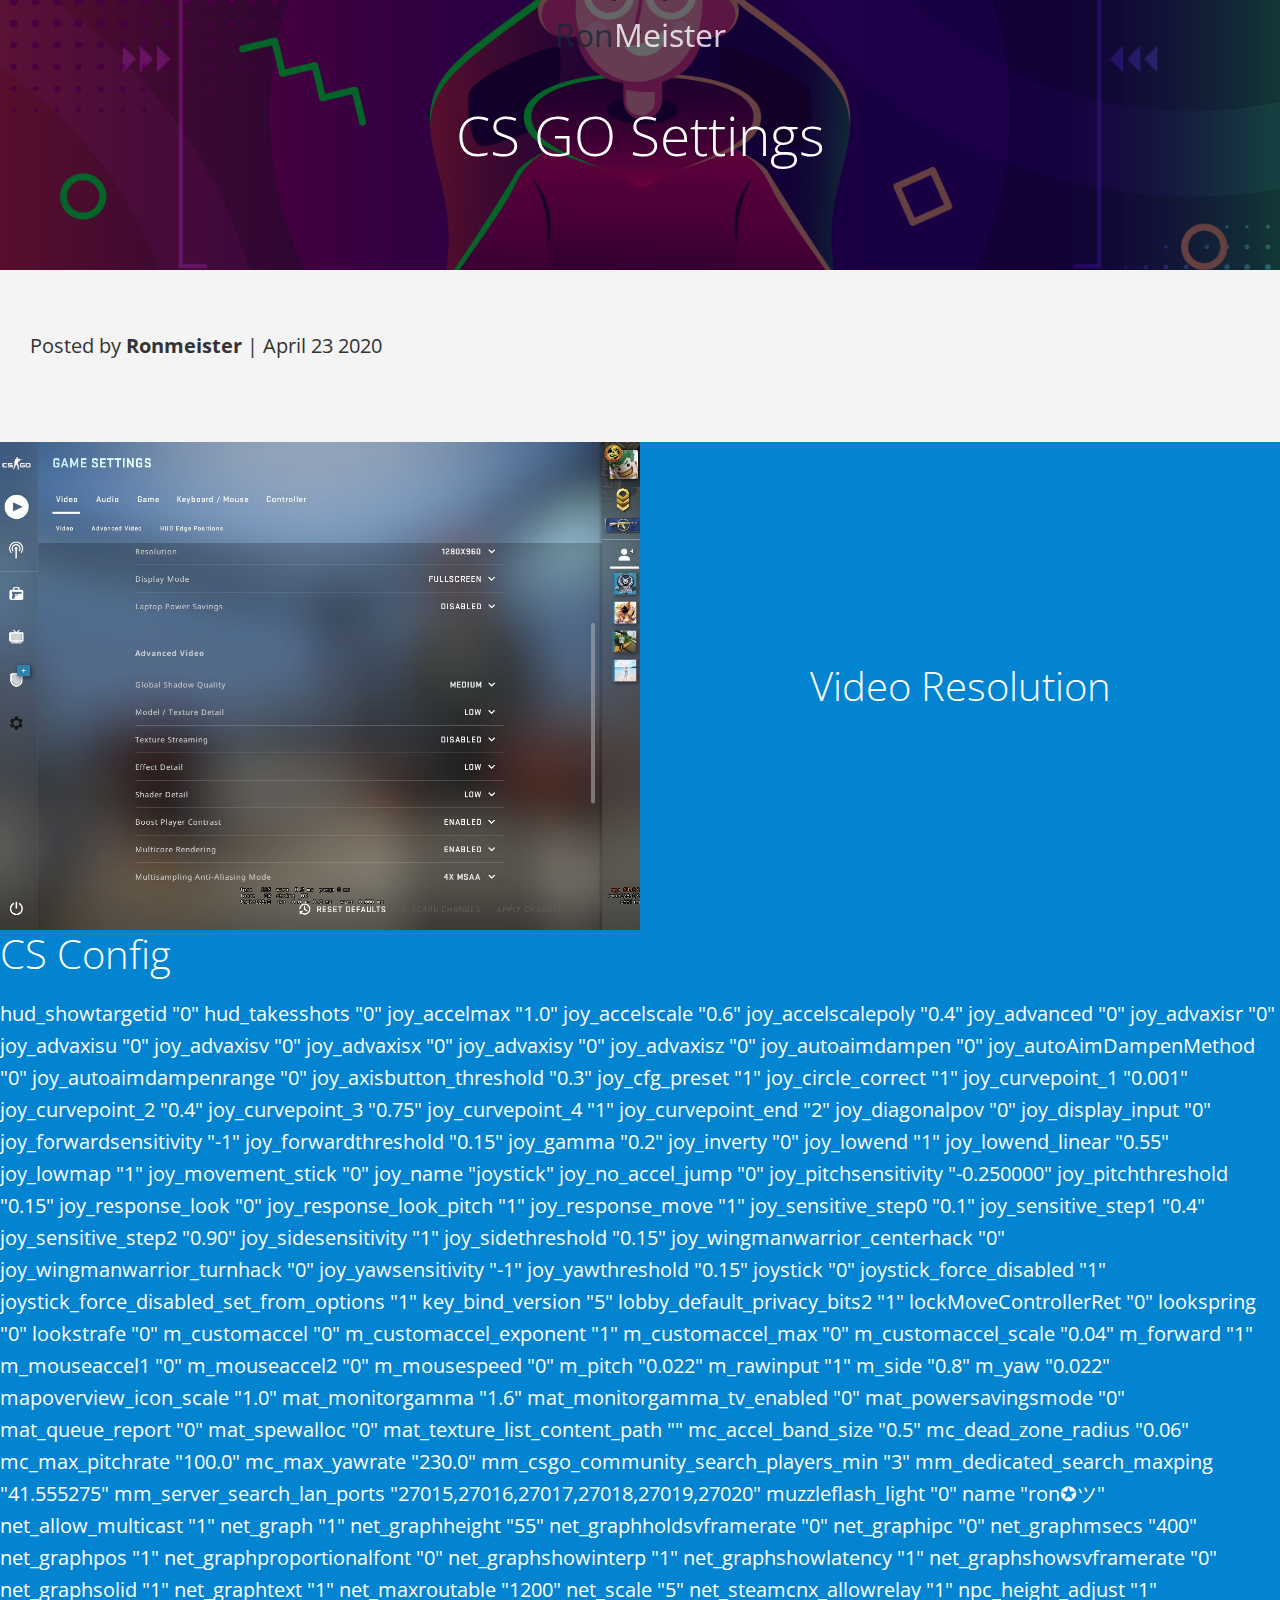
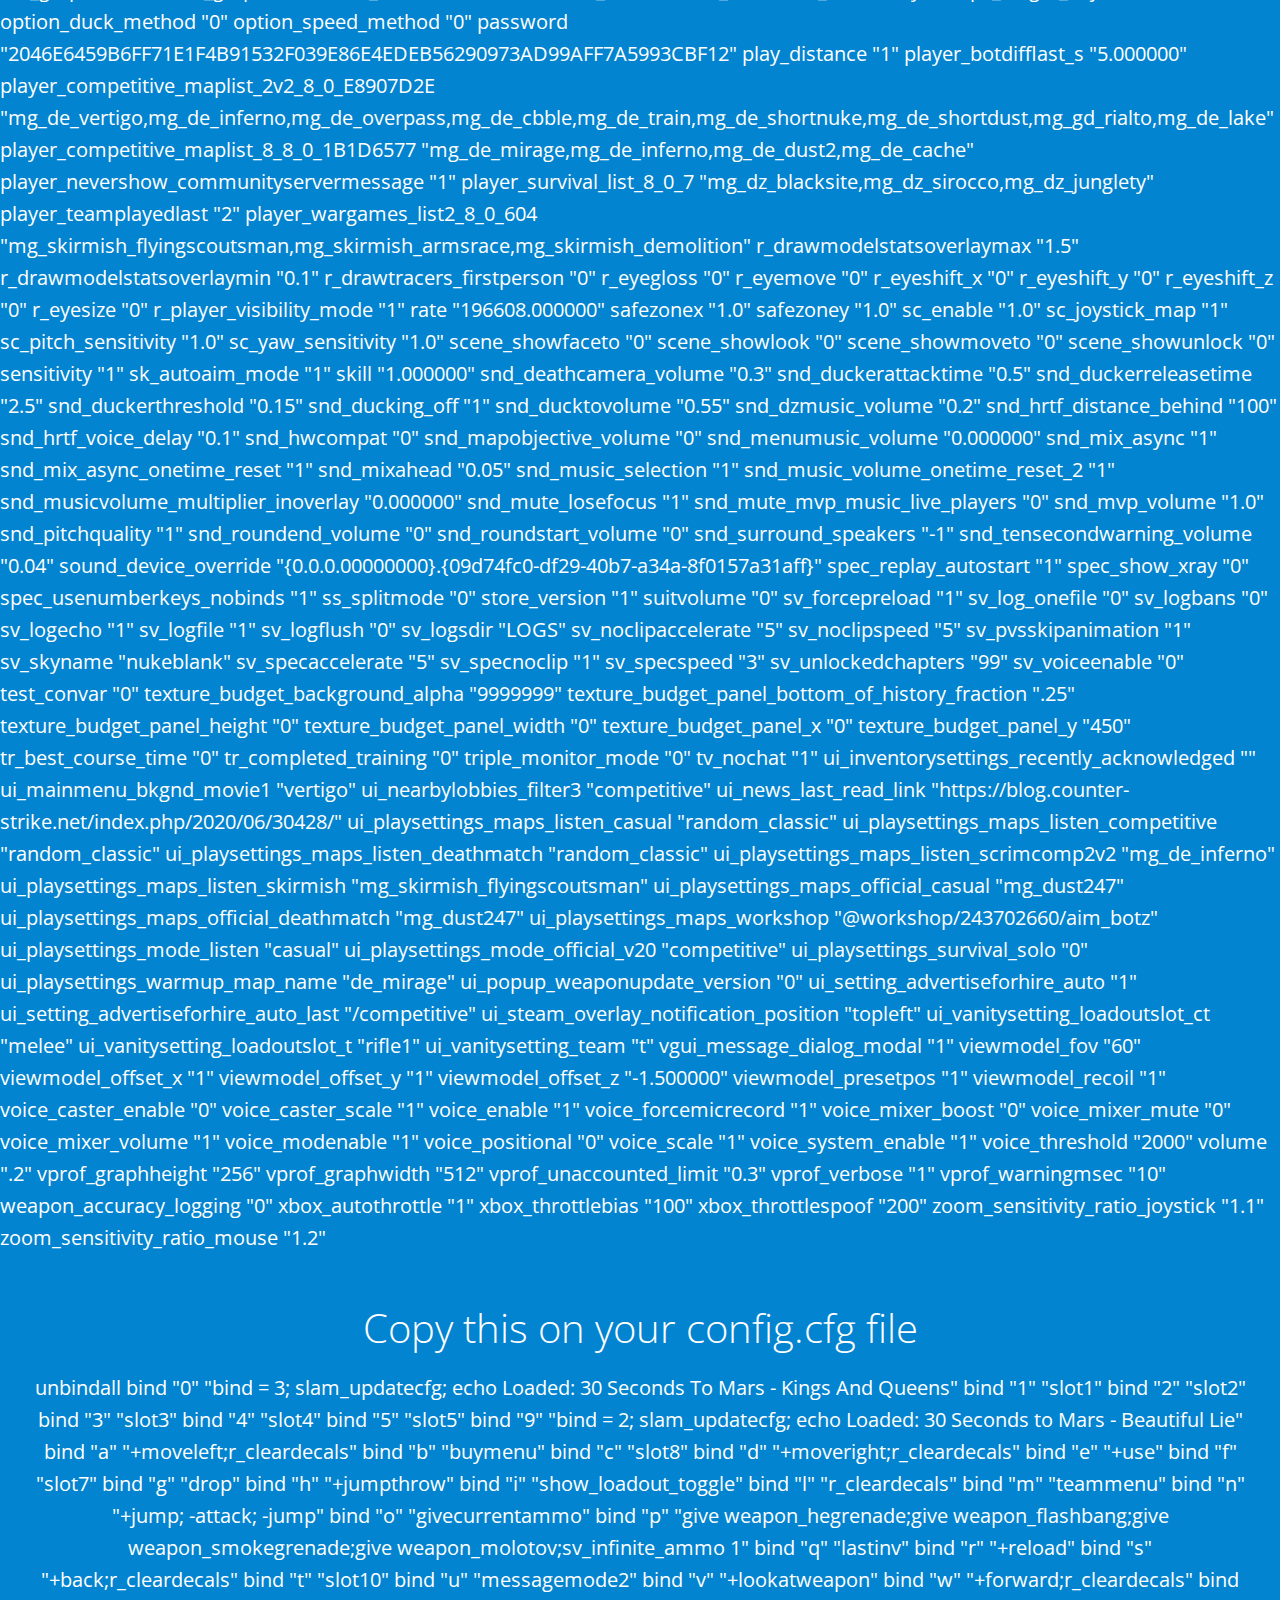
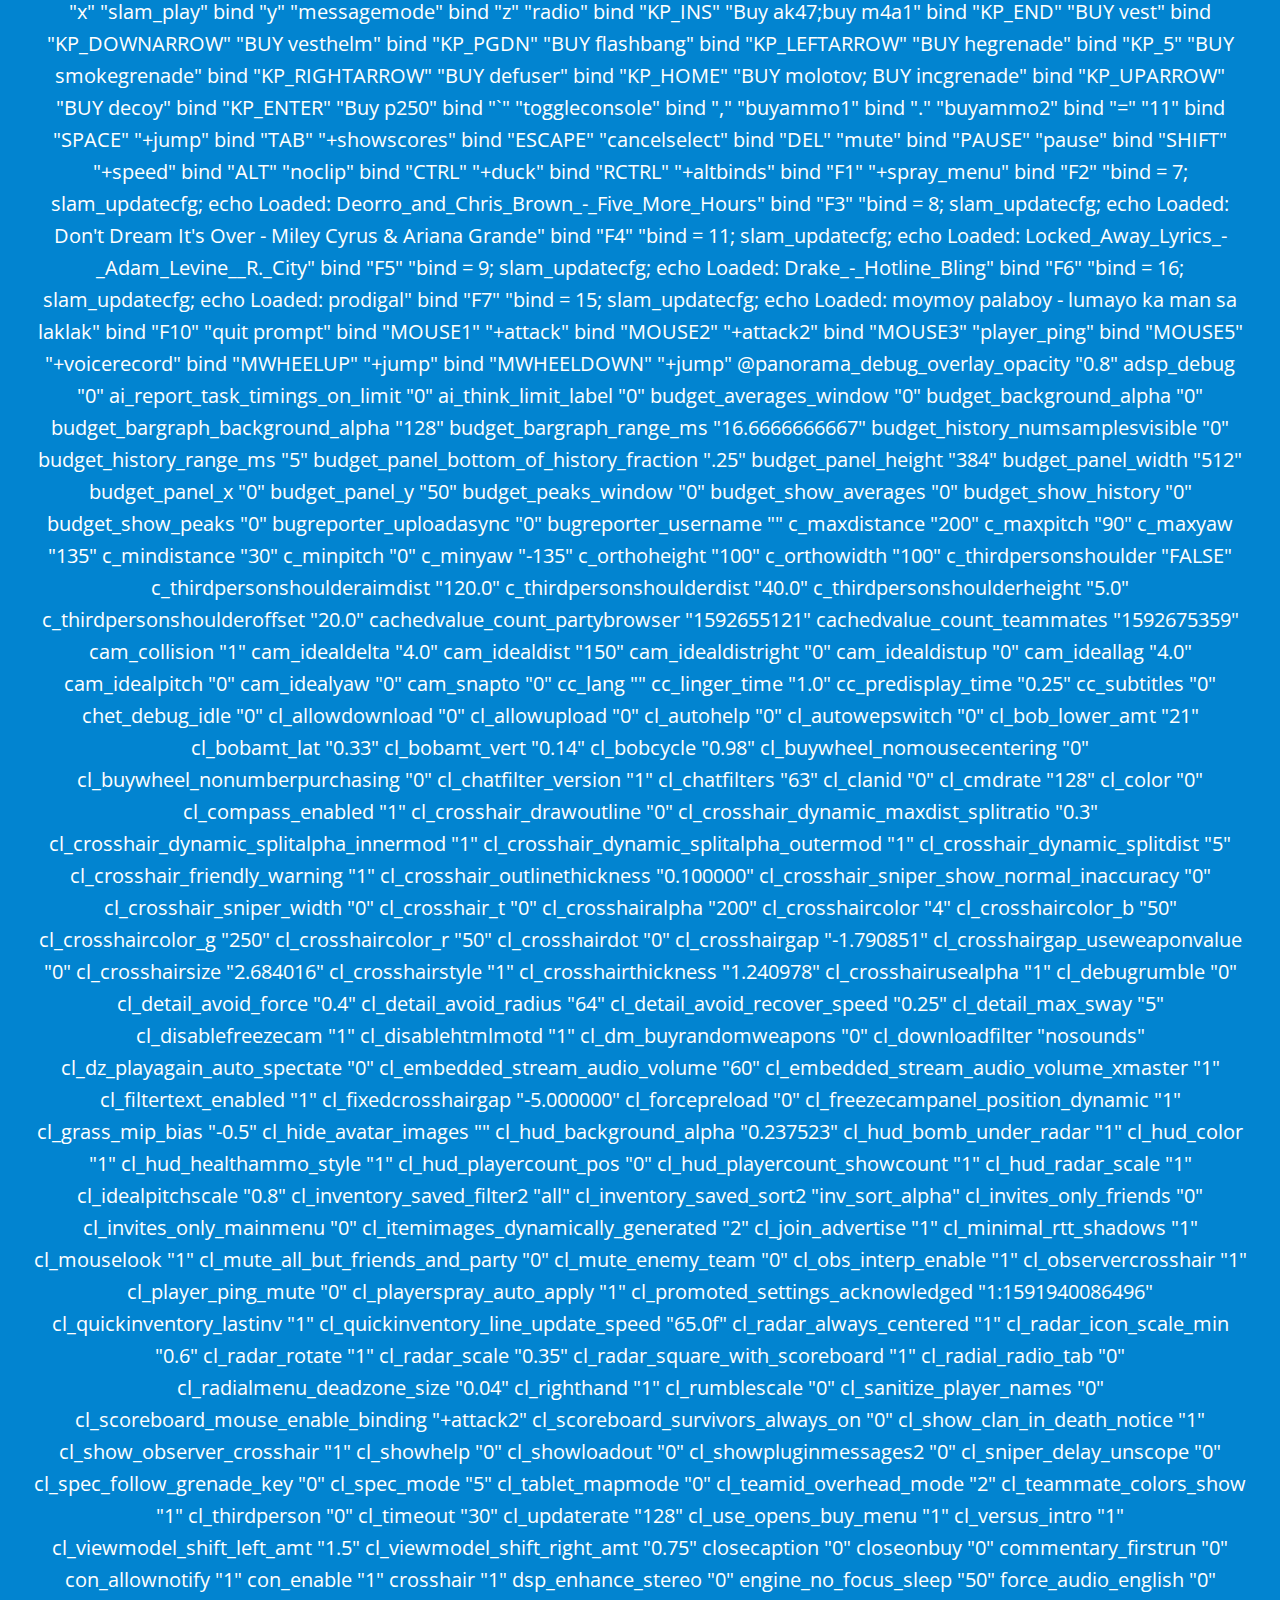
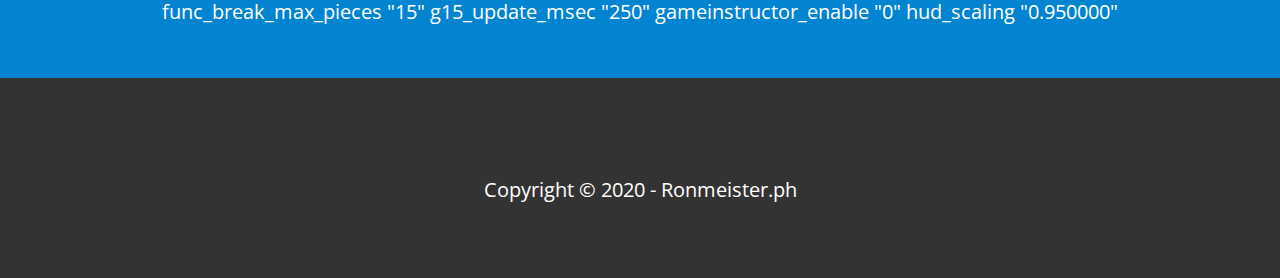
<file: post.html>
<!DOCTYPE html>
<html lang="en">
  <head>
    <meta charset="UTF-8" />
    <meta name="viewport" content="width=device-width, initial-scale=1.0" />
    <link
      rel="stylesheet"
      href="https://cdnjs.cloudflare.com/ajax/libs/font-awesome/5.13.0/css/all.min.css"
      integrity="sha256-h20CPZ0QyXlBuAw7A+KluUYx/3pK+c7lYEpqLTlxjYQ="
      crossorigin="anonymous"
    />
    <link rel="stylesheet" href="css/utilities.css" />
    <link rel="stylesheet" href="css/style.css" />
    <title>Counter Strike Global Offensive</title>
  </head>
  <body id="home">
    <header class="hero blog">
      <div id="navbar" class="navbar top">
        <h1 class="logo">
          <a href="index.html"><span class="text-primary"><i class="fab fa-steam fa-2x"></i> Ron</span
            >Meister</a>
        </h1>
       
      </div>
      <div class="content">
        <h1>CS GO Settings</h1>
      </div>
    </header>

    <main>
      <section class="post">
        
        <p class="meta">
          <i class="fas fa-user"></i> Posted by <strong>Ronmeister</strong> |
          April 23 2020
        </p>
      
      </section>

      <section id="blog" class="blog flex-columns ">
        <div class="row">
          <div class="column">
            <div class="column-1">
              <img src="images/home/csgovid.jpg" alt="" />
            </div>
          </div>
          <div class="column">
            <div class="column-2 bg-secondary">
              
              <h2>Video Resolution</h2>
              
            </div>
          </div>
        </div>
      </section>

      <section id="blog" class="blog flex-columns">
        <div class="row">
          <div class="column">
            <div class="column-1 bg-secondary">
              <h2>CS Config</h2>
              <p>
                hud_showtargetid "0"
hud_takesshots "0"
joy_accelmax "1.0"
joy_accelscale "0.6"
joy_accelscalepoly "0.4"
joy_advanced "0"
joy_advaxisr "0"
joy_advaxisu "0"
joy_advaxisv "0"
joy_advaxisx "0"
joy_advaxisy "0"
joy_advaxisz "0"
joy_autoaimdampen "0"
joy_autoAimDampenMethod "0"
joy_autoaimdampenrange "0"
joy_axisbutton_threshold "0.3"
joy_cfg_preset "1"
joy_circle_correct "1"
joy_curvepoint_1 "0.001"
joy_curvepoint_2 "0.4"
joy_curvepoint_3 "0.75"
joy_curvepoint_4 "1"
joy_curvepoint_end "2"
joy_diagonalpov "0"
joy_display_input "0"
joy_forwardsensitivity "-1"
joy_forwardthreshold "0.15"
joy_gamma "0.2"
joy_inverty "0"
joy_lowend "1"
joy_lowend_linear "0.55"
joy_lowmap "1"
joy_movement_stick "0"
joy_name "joystick"
joy_no_accel_jump "0"
joy_pitchsensitivity "-0.250000"
joy_pitchthreshold "0.15"
joy_response_look "0"
joy_response_look_pitch "1"
joy_response_move "1"
joy_sensitive_step0 "0.1"
joy_sensitive_step1 "0.4"
joy_sensitive_step2 "0.90"
joy_sidesensitivity "1"
joy_sidethreshold "0.15"
joy_wingmanwarrior_centerhack "0"
joy_wingmanwarrior_turnhack "0"
joy_yawsensitivity "-1"
joy_yawthreshold "0.15"
joystick "0"
joystick_force_disabled "1"
joystick_force_disabled_set_from_options "1"
key_bind_version "5"
lobby_default_privacy_bits2 "1"
lockMoveControllerRet "0"
lookspring "0"
lookstrafe "0"
m_customaccel "0"
m_customaccel_exponent "1"
m_customaccel_max "0"
m_customaccel_scale "0.04"
m_forward "1"
m_mouseaccel1 "0"
m_mouseaccel2 "0"
m_mousespeed "0"
m_pitch "0.022"
m_rawinput "1"
m_side "0.8"
m_yaw "0.022"
mapoverview_icon_scale "1.0"
mat_monitorgamma "1.6"
mat_monitorgamma_tv_enabled "0"
mat_powersavingsmode "0"
mat_queue_report "0"
mat_spewalloc "0"
mat_texture_list_content_path ""
mc_accel_band_size "0.5"
mc_dead_zone_radius "0.06"
mc_max_pitchrate "100.0"
mc_max_yawrate "230.0"
mm_csgo_community_search_players_min "3"
mm_dedicated_search_maxping "41.555275"
mm_server_search_lan_ports "27015,27016,27017,27018,27019,27020"
muzzleflash_light "0"
name "ron✪ツ"
net_allow_multicast "1"
net_graph "1"
net_graphheight "55"
net_graphholdsvframerate "0"
net_graphipc "0"
net_graphmsecs "400"
net_graphpos "1"
net_graphproportionalfont "0"
net_graphshowinterp "1"
net_graphshowlatency "1"
net_graphshowsvframerate "0"
net_graphsolid "1"
net_graphtext "1"
net_maxroutable "1200"
net_scale "5"
net_steamcnx_allowrelay "1"
npc_height_adjust "1"
option_duck_method "0"
option_speed_method "0"
password "2046E6459B6FF71E1F4B91532F039E86E4EDEB56290973AD99AFF7A5993CBF12"
play_distance "1"
player_botdifflast_s "5.000000"
player_competitive_maplist_2v2_8_0_E8907D2E "mg_de_vertigo,mg_de_inferno,mg_de_overpass,mg_de_cbble,mg_de_train,mg_de_shortnuke,mg_de_shortdust,mg_gd_rialto,mg_de_lake"
player_competitive_maplist_8_8_0_1B1D6577 "mg_de_mirage,mg_de_inferno,mg_de_dust2,mg_de_cache"
player_nevershow_communityservermessage "1"
player_survival_list_8_0_7 "mg_dz_blacksite,mg_dz_sirocco,mg_dz_junglety"
player_teamplayedlast "2"
player_wargames_list2_8_0_604 "mg_skirmish_flyingscoutsman,mg_skirmish_armsrace,mg_skirmish_demolition"
r_drawmodelstatsoverlaymax "1.5"
r_drawmodelstatsoverlaymin "0.1"
r_drawtracers_firstperson "0"
r_eyegloss "0"
r_eyemove "0"
r_eyeshift_x "0"
r_eyeshift_y "0"
r_eyeshift_z "0"
r_eyesize "0"
r_player_visibility_mode "1"
rate "196608.000000"
safezonex "1.0"
safezoney "1.0"
sc_enable "1.0"
sc_joystick_map "1"
sc_pitch_sensitivity "1.0"
sc_yaw_sensitivity "1.0"
scene_showfaceto "0"
scene_showlook "0"
scene_showmoveto "0"
scene_showunlock "0"
sensitivity "1"
sk_autoaim_mode "1"
skill "1.000000"
snd_deathcamera_volume "0.3"
snd_duckerattacktime "0.5"
snd_duckerreleasetime "2.5"
snd_duckerthreshold "0.15"
snd_ducking_off "1"
snd_ducktovolume "0.55"
snd_dzmusic_volume "0.2"
snd_hrtf_distance_behind "100"
snd_hrtf_voice_delay "0.1"
snd_hwcompat "0"
snd_mapobjective_volume "0"
snd_menumusic_volume "0.000000"
snd_mix_async "1"
snd_mix_async_onetime_reset "1"
snd_mixahead "0.05"
snd_music_selection "1"
snd_music_volume_onetime_reset_2 "1"
snd_musicvolume_multiplier_inoverlay "0.000000"
snd_mute_losefocus "1"
snd_mute_mvp_music_live_players "0"
snd_mvp_volume "1.0"
snd_pitchquality "1"
snd_roundend_volume "0"
snd_roundstart_volume "0"
snd_surround_speakers "-1"
snd_tensecondwarning_volume "0.04"
sound_device_override "{0.0.0.00000000}.{09d74fc0-df29-40b7-a34a-8f0157a31aff}"
spec_replay_autostart "1"
spec_show_xray "0"
spec_usenumberkeys_nobinds "1"
ss_splitmode "0"
store_version "1"
suitvolume "0"
sv_forcepreload "1"
sv_log_onefile "0"
sv_logbans "0"
sv_logecho "1"
sv_logfile "1"
sv_logflush "0"
sv_logsdir "LOGS"
sv_noclipaccelerate "5"
sv_noclipspeed "5"
sv_pvsskipanimation "1"
sv_skyname "nukeblank"
sv_specaccelerate "5"
sv_specnoclip "1"
sv_specspeed "3"
sv_unlockedchapters "99"
sv_voiceenable "0"
test_convar "0"
texture_budget_background_alpha "9999999"
texture_budget_panel_bottom_of_history_fraction ".25"
texture_budget_panel_height "0"
texture_budget_panel_width "0"
texture_budget_panel_x "0"
texture_budget_panel_y "450"
tr_best_course_time "0"
tr_completed_training "0"
triple_monitor_mode "0"
tv_nochat "1"
ui_inventorysettings_recently_acknowledged ""
ui_mainmenu_bkgnd_movie1 "vertigo"
ui_nearbylobbies_filter3 "competitive"
ui_news_last_read_link "https://blog.counter-strike.net/index.php/2020/06/30428/"
ui_playsettings_maps_listen_casual "random_classic"
ui_playsettings_maps_listen_competitive "random_classic"
ui_playsettings_maps_listen_deathmatch "random_classic"
ui_playsettings_maps_listen_scrimcomp2v2 "mg_de_inferno"
ui_playsettings_maps_listen_skirmish "mg_skirmish_flyingscoutsman"
ui_playsettings_maps_official_casual "mg_dust247"
ui_playsettings_maps_official_deathmatch "mg_dust247"
ui_playsettings_maps_workshop "@workshop/243702660/aim_botz"
ui_playsettings_mode_listen "casual"
ui_playsettings_mode_official_v20 "competitive"
ui_playsettings_survival_solo "0"
ui_playsettings_warmup_map_name "de_mirage"
ui_popup_weaponupdate_version "0"
ui_setting_advertiseforhire_auto "1"
ui_setting_advertiseforhire_auto_last "/competitive"
ui_steam_overlay_notification_position "topleft"
ui_vanitysetting_loadoutslot_ct "melee"
ui_vanitysetting_loadoutslot_t "rifle1"
ui_vanitysetting_team "t"
vgui_message_dialog_modal "1"
viewmodel_fov "60"
viewmodel_offset_x "1"
viewmodel_offset_y "1"
viewmodel_offset_z "-1.500000"
viewmodel_presetpos "1"
viewmodel_recoil "1"
voice_caster_enable "0"
voice_caster_scale "1"
voice_enable "1"
voice_forcemicrecord "1"
voice_mixer_boost "0"
voice_mixer_mute "0"
voice_mixer_volume "1"
voice_modenable "1"
voice_positional "0"
voice_scale "1"
voice_system_enable "1"
voice_threshold "2000"
volume ".2"
vprof_graphheight "256"
vprof_graphwidth "512"
vprof_unaccounted_limit "0.3"
vprof_verbose "1"
vprof_warningmsec "10"
weapon_accuracy_logging "0"
xbox_autothrottle "1"
xbox_throttlebias "100"
xbox_throttlespoof "200"
zoom_sensitivity_ratio_joystick "1.1"
zoom_sensitivity_ratio_mouse "1.2"

              </p>
            </div>
          </div>
          <div class="column">
            <div class="column-2 bg-secondary">
              
              <h2>Copy this on your config.cfg file </h2>
              <p>
                unbindall
bind "0" "bind = 3; slam_updatecfg; echo Loaded: 30 Seconds To Mars - Kings And Queens"
bind "1" "slot1"
bind "2" "slot2"
bind "3" "slot3"
bind "4" "slot4"
bind "5" "slot5"
bind "9" "bind = 2; slam_updatecfg; echo Loaded: 30 Seconds to Mars - Beautiful Lie"
bind "a" "+moveleft;r_cleardecals"
bind "b" "buymenu"
bind "c" "slot8"
bind "d" "+moveright;r_cleardecals"
bind "e" "+use"
bind "f" "slot7"
bind "g" "drop"
bind "h" "+jumpthrow"
bind "i" "show_loadout_toggle"
bind "l" "r_cleardecals"
bind "m" "teammenu"
bind "n" "+jump; -attack; -jump"
bind "o" "givecurrentammo"
bind "p" "give weapon_hegrenade;give weapon_flashbang;give weapon_smokegrenade;give weapon_molotov;sv_infinite_ammo 1"
bind "q" "lastinv"
bind "r" "+reload"
bind "s" "+back;r_cleardecals"
bind "t" "slot10"
bind "u" "messagemode2"
bind "v" "+lookatweapon"
bind "w" "+forward;r_cleardecals"
bind "x" "slam_play"
bind "y" "messagemode"
bind "z" "radio"
bind "KP_INS" "Buy ak47;buy m4a1"
bind "KP_END" "BUY vest"
bind "KP_DOWNARROW" "BUY vesthelm"
bind "KP_PGDN" "BUY flashbang"
bind "KP_LEFTARROW" "BUY hegrenade"
bind "KP_5" "BUY smokegrenade"
bind "KP_RIGHTARROW" "BUY defuser"
bind "KP_HOME" "BUY molotov; BUY incgrenade"
bind "KP_UPARROW" "BUY decoy"
bind "KP_ENTER" "Buy p250"
bind "`" "toggleconsole"
bind "," "buyammo1"
bind "." "buyammo2"
bind "=" "11"
bind "SPACE" "+jump"
bind "TAB" "+showscores"
bind "ESCAPE" "cancelselect"
bind "DEL" "mute"
bind "PAUSE" "pause"
bind "SHIFT" "+speed"
bind "ALT" "noclip"
bind "CTRL" "+duck"
bind "RCTRL" "+altbinds"
bind "F1" "+spray_menu"
bind "F2" "bind = 7; slam_updatecfg; echo Loaded: Deorro_and_Chris_Brown_-_Five_More_Hours"
bind "F3" "bind = 8; slam_updatecfg; echo Loaded: Don't Dream It's Over - Miley Cyrus & Ariana Grande"
bind "F4" "bind = 11; slam_updatecfg; echo Loaded: Locked_Away_Lyrics_-_Adam_Levine__R._City"
bind "F5" "bind = 9; slam_updatecfg; echo Loaded: Drake_-_Hotline_Bling"
bind "F6" "bind = 16; slam_updatecfg; echo Loaded: prodigal"
bind "F7" "bind = 15; slam_updatecfg; echo Loaded: moymoy palaboy - lumayo ka man sa laklak"
bind "F10" "quit prompt"
bind "MOUSE1" "+attack"
bind "MOUSE2" "+attack2"
bind "MOUSE3" "player_ping"
bind "MOUSE5" "+voicerecord"
bind "MWHEELUP" "+jump"
bind "MWHEELDOWN" "+jump"
@panorama_debug_overlay_opacity "0.8"
adsp_debug "0"
ai_report_task_timings_on_limit "0"
ai_think_limit_label "0"
budget_averages_window "0"
budget_background_alpha "0"
budget_bargraph_background_alpha "128"
budget_bargraph_range_ms "16.6666666667"
budget_history_numsamplesvisible "0"
budget_history_range_ms "5"
budget_panel_bottom_of_history_fraction ".25"
budget_panel_height "384"
budget_panel_width "512"
budget_panel_x "0"
budget_panel_y "50"
budget_peaks_window "0"
budget_show_averages "0"
budget_show_history "0"
budget_show_peaks "0"
bugreporter_uploadasync "0"
bugreporter_username ""
c_maxdistance "200"
c_maxpitch "90"
c_maxyaw "135"
c_mindistance "30"
c_minpitch "0"
c_minyaw "-135"
c_orthoheight "100"
c_orthowidth "100"
c_thirdpersonshoulder "FALSE"
c_thirdpersonshoulderaimdist "120.0"
c_thirdpersonshoulderdist "40.0"
c_thirdpersonshoulderheight "5.0"
c_thirdpersonshoulderoffset "20.0"
cachedvalue_count_partybrowser "1592655121"
cachedvalue_count_teammates "1592675359"
cam_collision "1"
cam_idealdelta "4.0"
cam_idealdist "150"
cam_idealdistright "0"
cam_idealdistup "0"
cam_ideallag "4.0"
cam_idealpitch "0"
cam_idealyaw "0"
cam_snapto "0"
cc_lang ""
cc_linger_time "1.0"
cc_predisplay_time "0.25"
cc_subtitles "0"
chet_debug_idle "0"
cl_allowdownload "0"
cl_allowupload "0"
cl_autohelp "0"
cl_autowepswitch "0"
cl_bob_lower_amt "21"
cl_bobamt_lat "0.33"
cl_bobamt_vert "0.14"
cl_bobcycle "0.98"
cl_buywheel_nomousecentering "0"
cl_buywheel_nonumberpurchasing "0"
cl_chatfilter_version "1"
cl_chatfilters "63"
cl_clanid "0"
cl_cmdrate "128"
cl_color "0"
cl_compass_enabled "1"
cl_crosshair_drawoutline "0"
cl_crosshair_dynamic_maxdist_splitratio "0.3"
cl_crosshair_dynamic_splitalpha_innermod "1"
cl_crosshair_dynamic_splitalpha_outermod "1"
cl_crosshair_dynamic_splitdist "5"
cl_crosshair_friendly_warning "1"
cl_crosshair_outlinethickness "0.100000"
cl_crosshair_sniper_show_normal_inaccuracy "0"
cl_crosshair_sniper_width "0"
cl_crosshair_t "0"
cl_crosshairalpha "200"
cl_crosshaircolor "4"
cl_crosshaircolor_b "50"
cl_crosshaircolor_g "250"
cl_crosshaircolor_r "50"
cl_crosshairdot "0"
cl_crosshairgap "-1.790851"
cl_crosshairgap_useweaponvalue "0"
cl_crosshairsize "2.684016"
cl_crosshairstyle "1"
cl_crosshairthickness "1.240978"
cl_crosshairusealpha "1"
cl_debugrumble "0"
cl_detail_avoid_force "0.4"
cl_detail_avoid_radius "64"
cl_detail_avoid_recover_speed "0.25"
cl_detail_max_sway "5"
cl_disablefreezecam "1"
cl_disablehtmlmotd "1"
cl_dm_buyrandomweapons "0"
cl_downloadfilter "nosounds"
cl_dz_playagain_auto_spectate "0"
cl_embedded_stream_audio_volume "60"
cl_embedded_stream_audio_volume_xmaster "1"
cl_filtertext_enabled "1"
cl_fixedcrosshairgap "-5.000000"
cl_forcepreload "0"
cl_freezecampanel_position_dynamic "1"
cl_grass_mip_bias "-0.5"
cl_hide_avatar_images ""
cl_hud_background_alpha "0.237523"
cl_hud_bomb_under_radar "1"
cl_hud_color "1"
cl_hud_healthammo_style "1"
cl_hud_playercount_pos "0"
cl_hud_playercount_showcount "1"
cl_hud_radar_scale "1"
cl_idealpitchscale "0.8"
cl_inventory_saved_filter2 "all"
cl_inventory_saved_sort2 "inv_sort_alpha"
cl_invites_only_friends "0"
cl_invites_only_mainmenu "0"
cl_itemimages_dynamically_generated "2"
cl_join_advertise "1"
cl_minimal_rtt_shadows "1"
cl_mouselook "1"
cl_mute_all_but_friends_and_party "0"
cl_mute_enemy_team "0"
cl_obs_interp_enable "1"
cl_observercrosshair "1"
cl_player_ping_mute "0"
cl_playerspray_auto_apply "1"
cl_promoted_settings_acknowledged "1:1591940086496"
cl_quickinventory_lastinv "1"
cl_quickinventory_line_update_speed "65.0f"
cl_radar_always_centered "1"
cl_radar_icon_scale_min "0.6"
cl_radar_rotate "1"
cl_radar_scale "0.35"
cl_radar_square_with_scoreboard "1"
cl_radial_radio_tab "0"
cl_radialmenu_deadzone_size "0.04"
cl_righthand "1"
cl_rumblescale "0"
cl_sanitize_player_names "0"
cl_scoreboard_mouse_enable_binding "+attack2"
cl_scoreboard_survivors_always_on "0"
cl_show_clan_in_death_notice "1"
cl_show_observer_crosshair "1"
cl_showhelp "0"
cl_showloadout "0"
cl_showpluginmessages2 "0"
cl_sniper_delay_unscope "0"
cl_spec_follow_grenade_key "0"
cl_spec_mode "5"
cl_tablet_mapmode "0"
cl_teamid_overhead_mode "2"
cl_teammate_colors_show "1"
cl_thirdperson "0"
cl_timeout "30"
cl_updaterate "128"
cl_use_opens_buy_menu "1"
cl_versus_intro "1"
cl_viewmodel_shift_left_amt "1.5"
cl_viewmodel_shift_right_amt "0.75"
closecaption "0"
closeonbuy "0"
commentary_firstrun "0"
con_allownotify "1"
con_enable "1"
crosshair "1"
dsp_enhance_stereo "0"
engine_no_focus_sleep "50"
force_audio_english "0"
func_break_max_pieces "15"
g15_update_msec "250"
gameinstructor_enable "0"
hud_scaling "0.950000"
              </p>
              
            </div>
          </div>
        </div>
      </section>
      
    </main>



    <footer class="footer bg-dark">
      <div class="social">
        <a href="#"><i class="fab fa-facebook fa-2x"></i></a>
        <a href="#"><i class="fab fa-twitter fa-2x"></i></a>
        <a href="#"><i class="fab fa-youtube fa-2x"></i></a>
        <a href="#"><i class="fab fa-linkedin fa-2x"></i></a>
      </div>
      <p>Copyright &copy; 2020 - Ronmeister.ph</p>
    </footer>

    <script>
      const navbar = document.getElementById('navbar');
      let scrolled = false;

      window.onscroll = function () {
        if (window.pageYOffset > 100) {
          navbar.classList.remove('top');
          if (!scrolled) {
            navbar.style.transform = 'translateY(-70px)';
          }
          setTimeout(function () {
            navbar.style.transform = 'translateY(0)';
            scrolled = true;
          }, 200);
        } else {
          navbar.classList.add('top');
          scrolled = false;
        }
      };
    </script>
  </body>
</html>
</file>
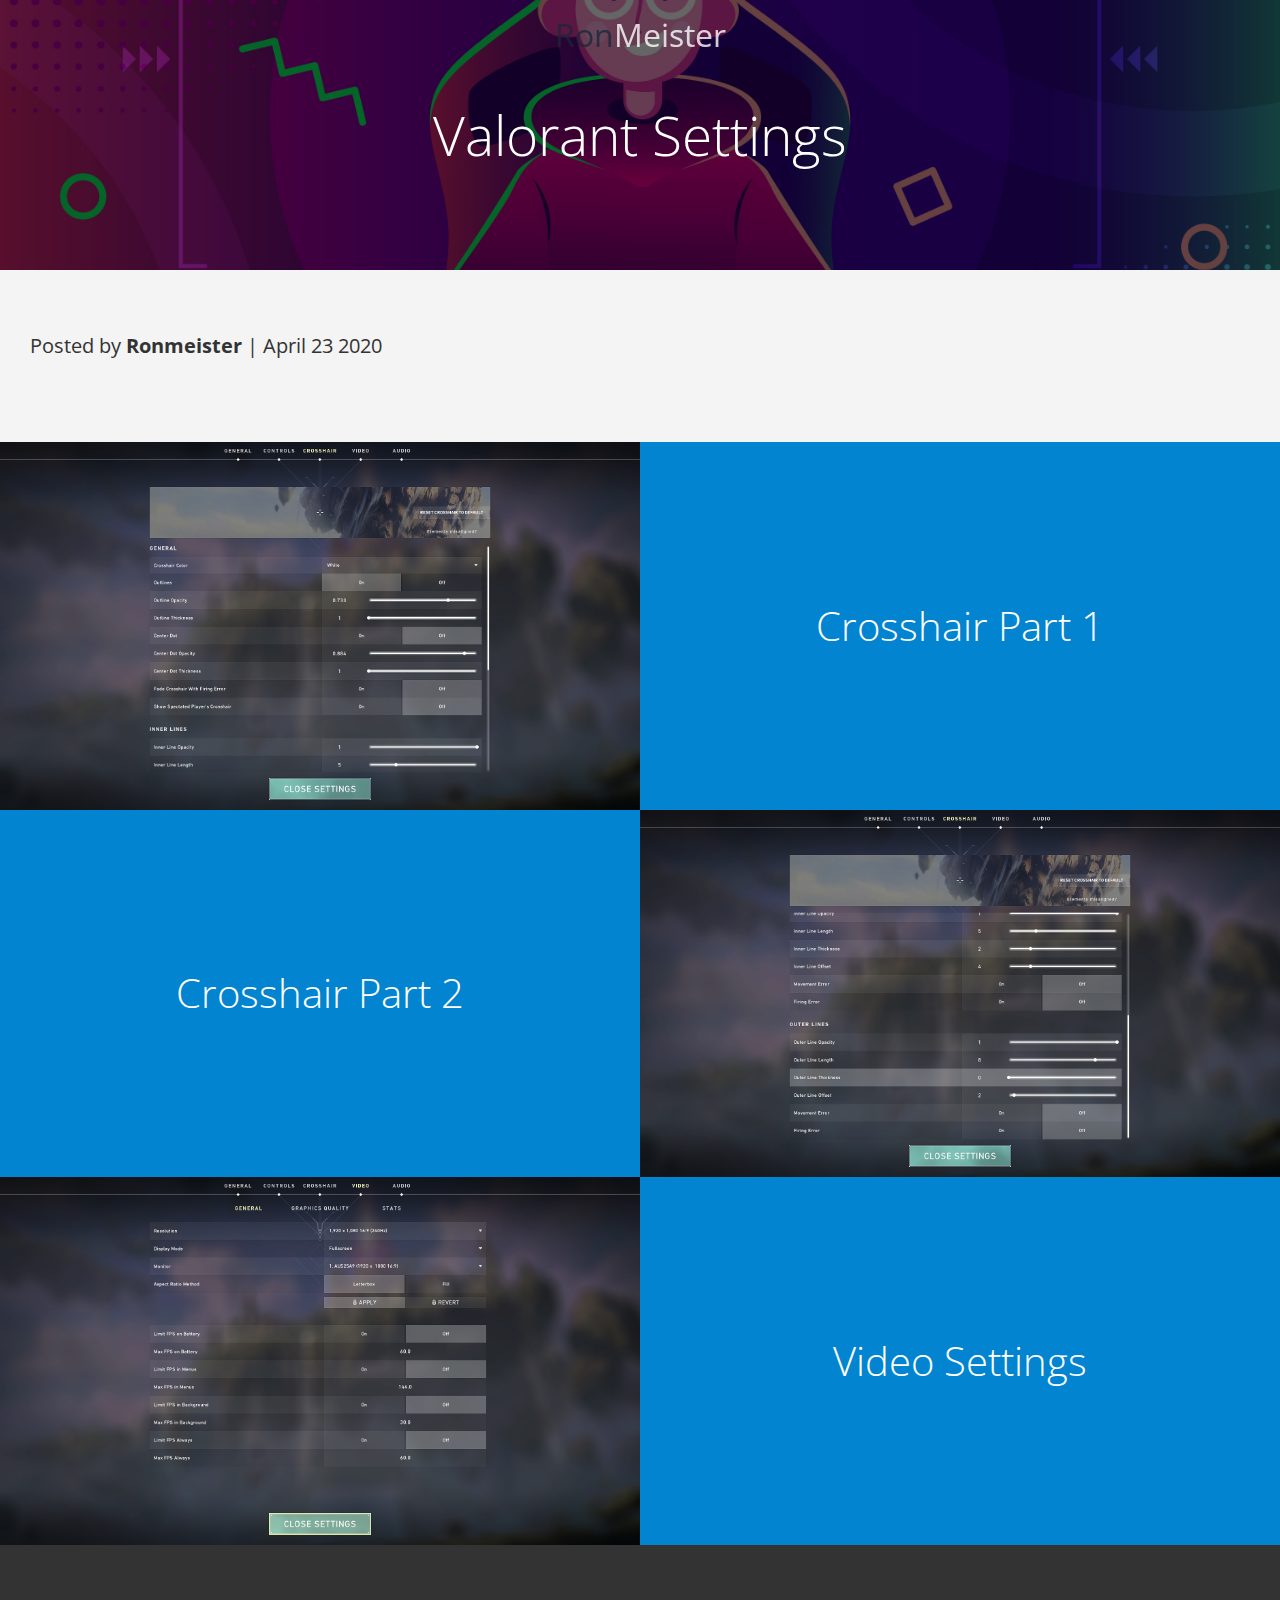
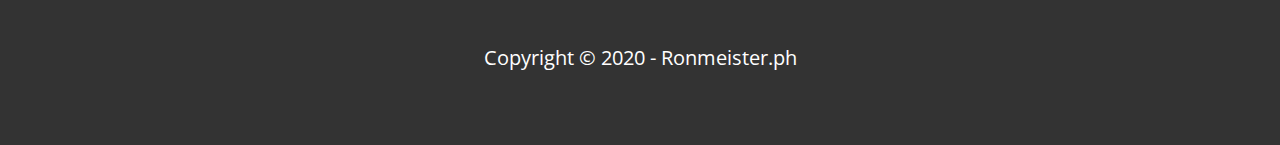
<file: post2.html>
<!DOCTYPE html>
<html lang="en">
  <head>
    <meta charset="UTF-8" />
    <meta name="viewport" content="width=device-width, initial-scale=1.0" />
    <link
      rel="stylesheet"
      href="https://cdnjs.cloudflare.com/ajax/libs/font-awesome/5.13.0/css/all.min.css"
      integrity="sha256-h20CPZ0QyXlBuAw7A+KluUYx/3pK+c7lYEpqLTlxjYQ="
      crossorigin="anonymous"
    />
    <link rel="stylesheet" href="css/utilities.css" />
    <link rel="stylesheet" href="css/style.css" />
    <title>Valorant</title>
  </head>
  <body id="home">
    <header class="hero blog">
      <div id="navbar" class="navbar top">
        <h1 class="logo">
          <a href="index.html"><span class="text-primary"><i class="fab fa-steam fa-2x"></i> Ron</span
            >Meister</a>
        </h1>
       
      </div>

      <div class="content">
        <h1>Valorant Settings</h1>
      </div>
    </header>

    <main>
      <section class="post">
      
        <p class="meta">
          <i class="fas fa-user"></i> Posted by <strong>Ronmeister</strong> |
          April 23 2020
        </p>
      
      </section>

      <section id="blog" class="blog flex-columns ">
        <div class="row">
          <div class="column">
            <div class="column-1">
              <img src="images/home/crhair1.jpg" alt="" />
            </div>
          </div>
          <div class="column">
            <div class="column-2 bg-secondary">
              
              <h2>Crosshair Part 1</h2>
              
            </div>
          </div>
        </div>
      </section>

      <section id="blog" class="blog flex-columns flex-reverse">
        <div class="row">
          <div class="column">
            <div class="column-1">
              <img src="images/home/crhair2.jpg" alt="" />
            </div>
          </div>
          <div class="column">
            <div class="column-2 bg-secondary">
              
              <h2>Crosshair Part 2</h2>
              
            </div>
          </div>
        </div>
      </section>

      <section id="blog" class="blog flex-columns ">
        <div class="row">
          <div class="column">
            <div class="column-1">
              <img src="images/home/vvid.jpg" alt="" />
            </div>
          </div>
          <div class="column">
            <div class="column-2 bg-secondary">
              
              <h2>Video Settings</h2>
              
            </div>
          </div>
        </div>
      </section>
      
    </main>



    <footer class="footer bg-dark">
      <div class="social">
        <a href="#"><i class="fab fa-facebook fa-2x"></i></a>
        <a href="#"><i class="fab fa-twitter fa-2x"></i></a>
        <a href="#"><i class="fab fa-youtube fa-2x"></i></a>
        <a href="#"><i class="fab fa-linkedin fa-2x"></i></a>
      </div>
      <p>Copyright &copy; 2020 - Ronmeister.ph</p>
    </footer>

    <script>
      const navbar = document.getElementById('navbar');
      let scrolled = false;

      window.onscroll = function () {
        if (window.pageYOffset > 100) {
          navbar.classList.remove('top');
          if (!scrolled) {
            navbar.style.transform = 'translateY(-70px)';
          }
          setTimeout(function () {
            navbar.style.transform = 'translateY(0)';
            scrolled = true;
          }, 200);
        } else {
          navbar.classList.add('top');
          scrolled = false;
        }
      };
    </script>
  </body>
</html>
</file>
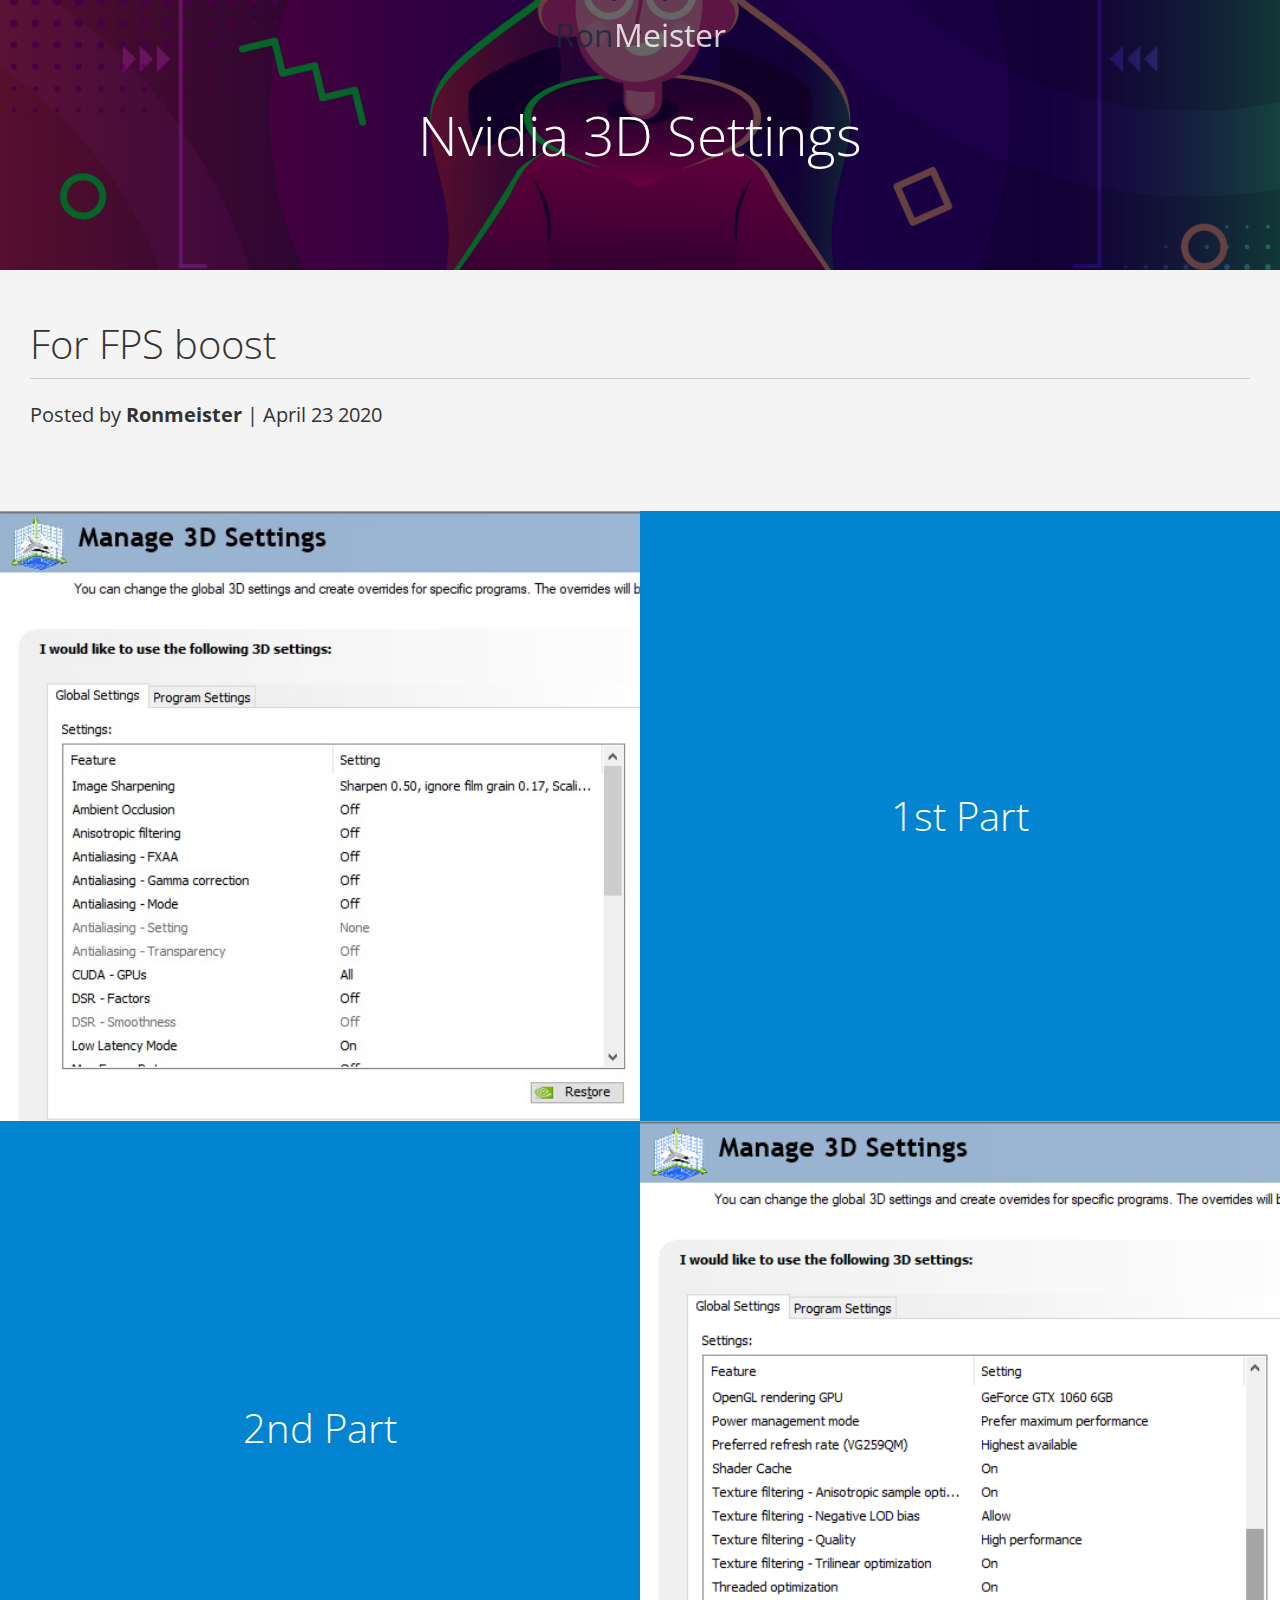
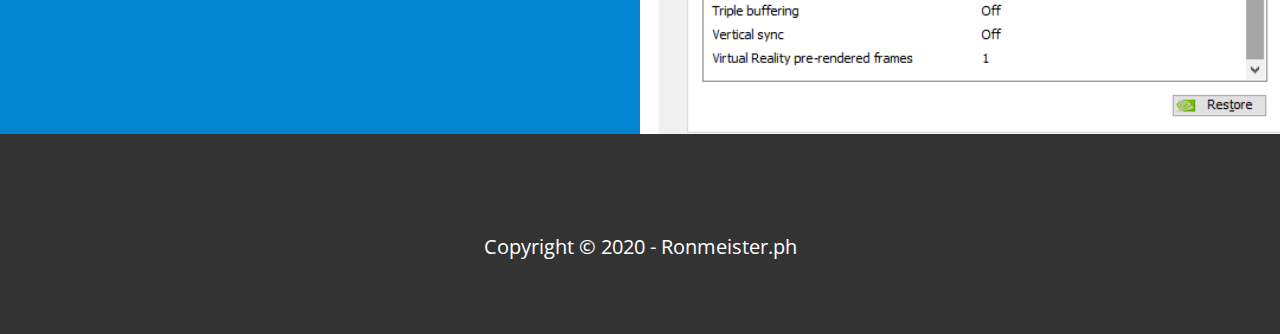
<file: post3.html>
<!DOCTYPE html>
<html lang="en">
  <head>
    <meta charset="UTF-8" />
    <meta name="viewport" content="width=device-width, initial-scale=1.0" />
    <link
      rel="stylesheet"
      href="https://cdnjs.cloudflare.com/ajax/libs/font-awesome/5.13.0/css/all.min.css"
      integrity="sha256-h20CPZ0QyXlBuAw7A+KluUYx/3pK+c7lYEpqLTlxjYQ="
      crossorigin="anonymous"
    />
    <link rel="stylesheet" href="css/utilities.css" />
    <link rel="stylesheet" href="css/style.css" />
    <title>Nvidia</title>
  </head>
  <body id="home">
    <header class="hero blog">
      <div id="navbar" class="navbar top">
        <h1 class="logo">
          <a href="index.html"><span class="text-primary"><i class="fab fa-steam fa-2x"></i> Ron</span
            >Meister</a>
        </h1>
       
      </div>

      <div class="content">
        <h1>Nvidia 3D Settings</h1>
      </div>
    </header>

    <main>
      <section class="post">
        <h2>For FPS boost</h2>
        <p class="meta">
          <i class="fas fa-user"></i> Posted by <strong>Ronmeister</strong> |
          April 23 2020
        </p>
      
      </section>

      <section id="blog" class="blog flex-columns ">
        <div class="row">
          <div class="column">
            <div class="column-1">
              <img src="images/home/nvidia1.jpg" alt="" />
            </div>
          </div>
          <div class="column">
            <div class="column-2 bg-secondary">
              
              <h2>1st Part</h2>
              
            </div>
          </div>
        </div>
      </section>

      <section id="blog" class="blog flex-columns flex-reverse">
        <div class="row">
          <div class="column">
            <div class="column-1">
              <img src="images/home/nvidia2.jpg" alt="" />
            </div>
          </div>
          <div class="column">
            <div class="column-2 bg-secondary">
              
              <h2>2nd Part</h2>
              
            </div>
          </div>
        </div>
      </section>

      
      
    </main>



    <footer class="footer bg-dark">
      <div class="social">
        <a href="#"><i class="fab fa-facebook fa-2x"></i></a>
        <a href="#"><i class="fab fa-twitter fa-2x"></i></a>
        <a href="#"><i class="fab fa-youtube fa-2x"></i></a>
        <a href="#"><i class="fab fa-linkedin fa-2x"></i></a>
      </div>
      <p>Copyright &copy; 2020 - Ronmeister.ph</p>
    </footer>

    <script>
      const navbar = document.getElementById('navbar');
      let scrolled = false;

      window.onscroll = function () {
        if (window.pageYOffset > 100) {
          navbar.classList.remove('top');
          if (!scrolled) {
            navbar.style.transform = 'translateY(-70px)';
          }
          setTimeout(function () {
            navbar.style.transform = 'translateY(0)';
            scrolled = true;
          }, 200);
        } else {
          navbar.classList.add('top');
          scrolled = false;
        }
      };
    </script>
  </body>
</html>
</file>
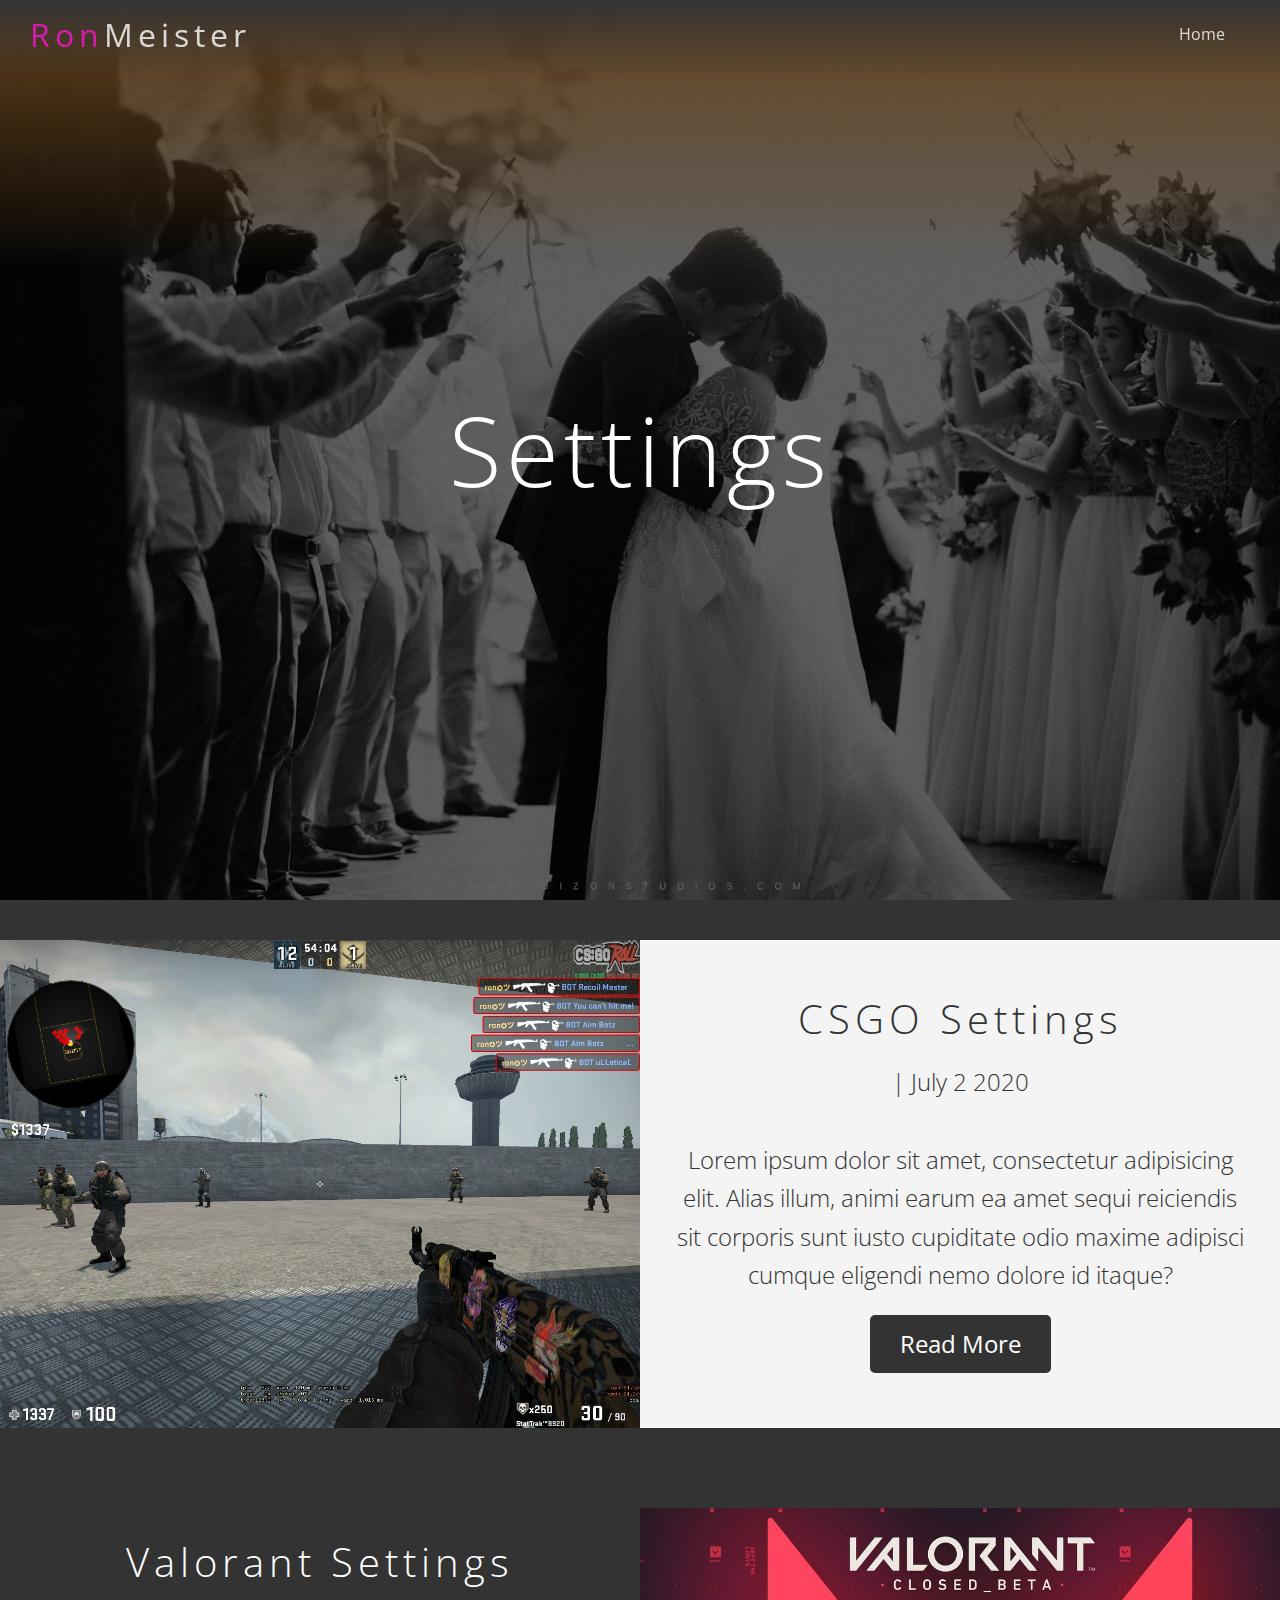
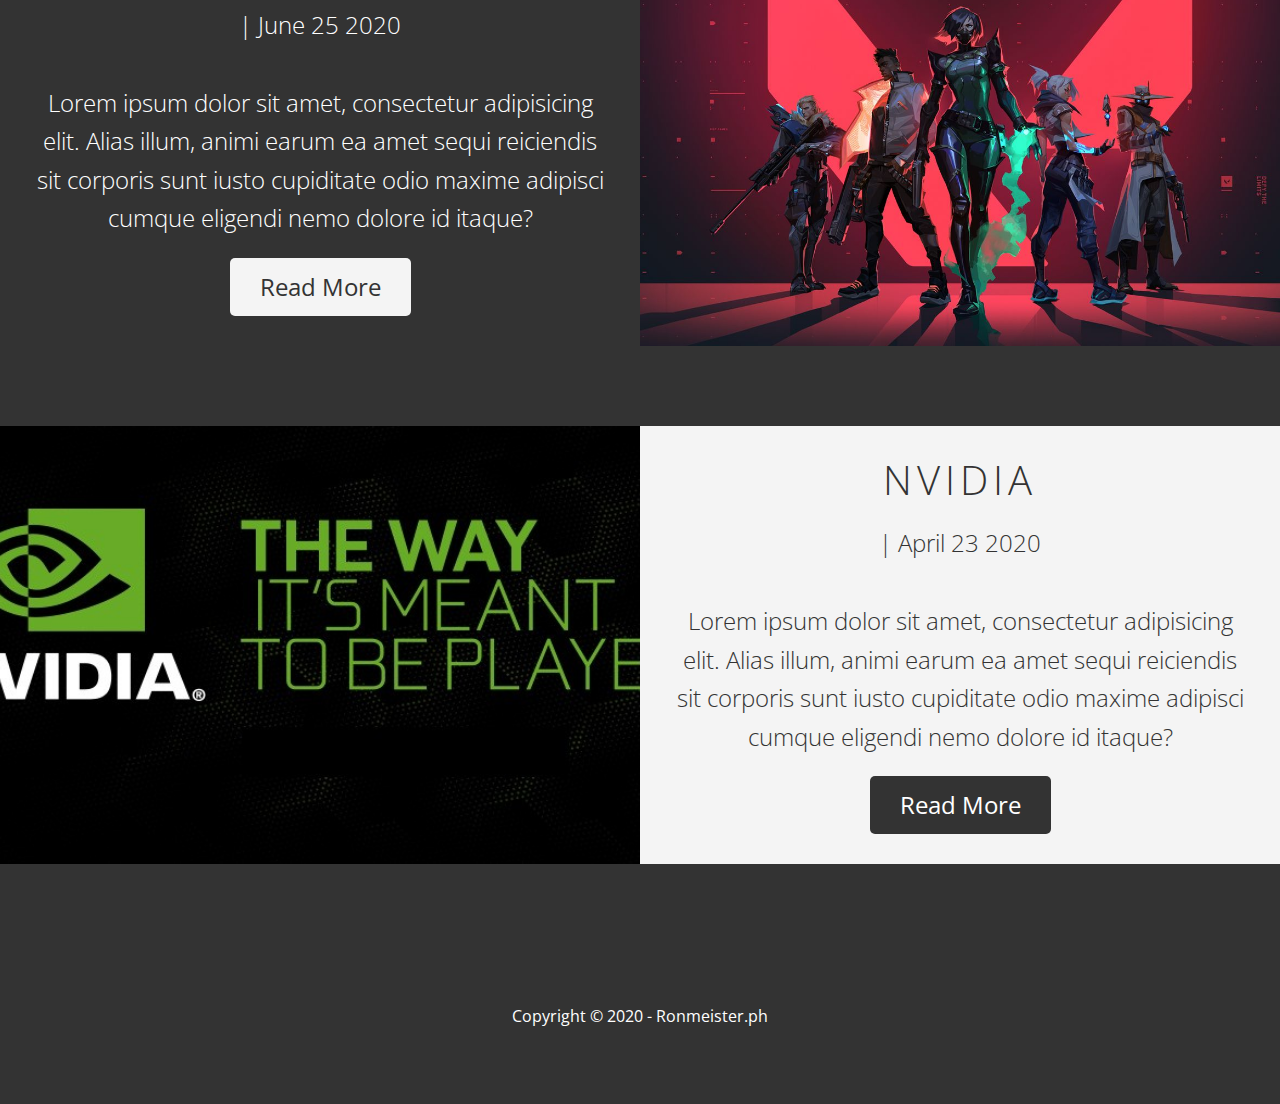
<file: babs/blog.html>
<!DOCTYPE html>
<html lang="en">
  <head>
    <meta charset="UTF-8" />
    <meta name="viewport" content="width=device-width, initial-scale=1.0" />
    <link
      rel="stylesheet"
      href="https://cdnjs.cloudflare.com/ajax/libs/font-awesome/5.13.0/css/all.min.css"
      integrity="sha256-h20CPZ0QyXlBuAw7A+KluUYx/3pK+c7lYEpqLTlxjYQ="
      crossorigin="anonymous"
    />
    <link rel="stylesheet" href="css/utilities.css" />
    <link rel="stylesheet" href="css/style.css" />
    <title>Read Our Blog</title>
  </head>
  <body id="home">
    <header class="hero blog">
      <div id="navbar" class="navbar top">
        <h1 class="logo">
          <span class="text-primary"><i class="fab fa-steam fa-2x"></i> Ron</span
            >Meister
        </h1>
        <nav>
          <ul>
            <li><a href="index.html">Home</a></li>
            
          </ul>
        </nav>
      </div>

      <div class="content">
        <h1>Settings</h1>
      </div>
    </header>

    <main>
      <article class="flex-columns">
        <div class="row">
          <div class="column">
            <div class="column-1">
              <img src="images/blog/blog1.jpg" alt="" />
            </div>
          </div>
          <div class="column">
            <div class="column-2 bg-light">
              <h2>CSGO Settings</h2>
              <p class="meta">
                <i class="fas fa-crosshairs"></i>  | July 2 2020
              </p>
              <p>
                Lorem ipsum dolor sit amet, consectetur adipisicing elit. Alias
                illum, animi earum ea amet sequi reiciendis sit corporis sunt
                iusto cupiditate odio maxime adipisci cumque eligendi nemo
                dolore id itaque?
              </p>
              <a href="post.html" class="btn btn-dark">
                <i class="fas fa-chevron"></i>
                Read More
              </a>
            </div>
          </div>
        </div>
      </article>

      <article class="flex-columns flex-reverse">
        <div class="row">
          <div class="column">
            <div class="column-1">
              <img src="images/blog/blog2.jpg" alt="" />
            </div>
          </div>
          <div class="column">
            <div class="column-2 bg-dark">
              <h2>Valorant Settings</h2>
              <p class="meta">
                <i class="fab fa-mandalorian"></i>
                </i> | June 25 2020
              </p>
              <p>
                Lorem ipsum dolor sit amet, consectetur adipisicing elit. Alias
                illum, animi earum ea amet sequi reiciendis sit corporis sunt
                iusto cupiditate odio maxime adipisci cumque eligendi nemo
                dolore id itaque?
              </p>
              <a href="post2.html" class="btn btn-light">
                <i class="fas fa-chevron"></i>
                Read More
              </a>
            </div>
          </div>
        </div>
      </article>

      <article class="flex-columns">
        <div class="row">
          <div class="column">
            <div class="column-1">
              <img src="images/blog/blog3.jpg" alt="" />
            </div>
          </div>
          <div class="column">
            <div class="column-2 bg-light">
              <h2>NVIDIA</h2>
              <p class="meta">
                <i class="fas fa-desktop"></i>| April 23 2020
              </p>
              <p>
                Lorem ipsum dolor sit amet, consectetur adipisicing elit. Alias
                illum, animi earum ea amet sequi reiciendis sit corporis sunt
                iusto cupiditate odio maxime adipisci cumque eligendi nemo
                dolore id itaque?
              </p>
              <a href="post3.html" class="btn btn-dark">
                <i class="fas fa-chevron"></i>
                Read More
              </a>
            </div>
          </div>
        </div>
      </article>
    </main>

    <footer class="footer bg-dark">
      <div class="social">
        <a href="#"><i class="fab fa-facebook fa-2x"></i></a>
        <a href="#"><i class="fab fa-twitter fa-2x"></i></a>
        <a href="#"><i class="fab fa-youtube fa-2x"></i></a>
        <a href="#"><i class="fab fa-linkedin fa-2x"></i></a>
      </div>
      <p>Copyright &copy; 2020 - Ronmeister.ph</p>
    </footer>

    <script>
      const navbar = document.getElementById('navbar');
      let scrolled = false;

      window.onscroll = function () {
        if (window.pageYOffset > 100) {
          navbar.classList.remove('top');
          if (!scrolled) {
            navbar.style.transform = 'translateY(-70px)';
          }
          setTimeout(function () {
            navbar.style.transform = 'translateY(0)';
            scrolled = true;
          }, 200);
        } else {
          navbar.classList.add('top');
          scrolled = false;
        }
      };
    </script>
  </body>
</html>
</file>
<file: css/utilities.css>
/* Text colors */
.text-primary {
    color: #1B2838;
}

.text-secondary {
    color: #0284d0;
}

/* Button */
.btn {
    cursor: pointer;
    display: inline-block;
    padding: 10px 30px;
    color: #fff;
    background-color: #0284d0;
    border: none;
    border-radius: 5px;
}

.btn:hover {
    opacity: 0.9;
}

.btn-primary, .bg-primary {
   background: #0284d0;
   color: #fff;
}
.btn-secondary, .bg-secondary {
   background: #0284d0;
   color: #fff;
}
.btn-dark, .bg-dark {
   background: #333;
   color: #fff;
}
.btn-light, .bg-light {
   background:#f4f4f4;
   color:  #333;
}

.btn-outline {
    background: transparent;
    border: 1px solid #fff;
}

/* Flex items */
.flex-items {
    display: flex;
    text-align: center;
    justify-content: center;
    text-align: center;
    height: 100%;
}

.flex-items > div {
    padding:5px;
}

/* Flex columns */
.flex-columns.flex-reverse .row {
    flex-direction: row-reverse;
}

.flex-columns .row {
    display: flex;
    flex-direction: row;
    flex-wrap: wrap;
    width: 100%;
}

.flex-columns .column {
    display: flex;
    flex-direction: column;
    flex-basis: 100%;
    flex: 1;
}

.flex-columns .column .column-1,
.flex-columns .column .column-2 {
    height: 100%;
}

.flex-columns img {
    width: 100%;
    height: 100%;
    object-fit: cover;
}

.flex-columns .column-2 {
    display: flex;
    flex-direction: column;
    align-items: center;
    justify-content: center;
    padding: 30px;
}

.flex-columns .column-2 p {
    text-align: center;
}

.flex-columns h2 {
    font-size: 40px;
    font-weight: 100;
}

.flex-columns h4 {
    margin-bottom: 10px;
}

.flex-columns p {
    margin: 20px 0;
}

/* Section header */
.section-header {
    padding: 30px;
    display: flex;
    flex-direction: column;
    align-items: center;
    justify-content: center;
    text-align: center;
    margin: 150px;
    
}



.section-header h2 {
    font-size: 40px;
    margin: 20px 0;
}

.section-padding {
    padding: 20px 20px 40px;
    margin:150px 0;
}

/* Flex grid */
.flex-grid .row {
    display: flex;
    flex-wrap: wrap;
    padding: 0 4px;
}

.flex-grid .column {
    flex: 25%;
    max-width: 25%;
    padding: 0 5px;
}
</file>
<file: css/style.css>
@import url('https://fonts.googleapis.com/css2?family=Open+Sans:wght@300;400&display=swap');

* {
    box-sizing: border-box;
    padding: 0;
    margin: 0;

}

body {
    font-family: 'Open Sans', sans-serif;
    background:#f4f4f4;
    color: #333;
    line-height: 1.6;
}

ul {
    list-style: none;
}

a {
    color: #333;
    text-decoration: none;
}

h1, h2 {
    font-weight: 300;
    line-height: 1.2;

}

p {
    margin: 10px 0;
    font-size: 20px;
    
}

img {
    width: 100%;
}

/* Navbar */
.navbar {
    display: flex;
    align-items: center;
    justify-content: space-around;
    background-color: #333;
    color: #fff;
    opacity: 0.8;
    width: 100%;
    height: 70px;
    position: fixed;
    top: 0px;
    padding: 0 30px;
    transition: 0.5s;
}

.navbar.top {
    background: transparent;
}

.navbar a {
    color: #fff;
    padding: 10px 20px;
    margin: 0 5px;
}

.navbar a:hover {
    border-bottom: #28a745 2px solid;
}

.navbar ul {
    display: flex;
}

.navbar .logo {
    font-weight: 400;
}

/* Header */
.hero {
    background: 
    linear-gradient(#ffa949, transparent 60%),
    url('../images/home/showcase.jpg') no-repeat center center/cover;
    height: 100vh;
    position: relative;
    color: #fff;
}

.hero .content {
    display: flex;
    flex-direction: column;
    align-items: center;
    justify-content: center;
    text-align: center;
    height: 100%;
    padding: 0 20px;
}

.hero .content h1 {
    font-size: 55px;
}

.hero .content p {
    font-size: 23px;
    max-width: 600px;
    margin: 20px 0 30px;
}

.hero::before {
    content: '';
    position: absolute;
    top: 0;
    left: 0;
    width: 100%;
    height: 100%;
    background:rgba(0,0,0,0.6);
}

.hero * {
    z-index: 10;
}

.hero.blog {
    background: url('../images/home/blog.jpg') no-repeat center center/cover;
    height: 30vh;
}

/* Icons */
.icons {
    padding: 30px;
}

.icons h3 {
    font-weight: bold;
    margin-bottom: 15px;
}

.icons i {
    background-color:#2C83FF;
    color: #fff;
    padding: 1.3rem;
    border-radius: 50%;
    margin-bottom: 15px;
}

.cases img:hover {
    opacity: 0.7;
}



.team img {
    border-radius: 50%;
}

/* Callback form */
.callback-form {
    width: 100%;
    padding: 20px 0;
}

.callback-form label {
    display: block;
    margin-bottom: 5px;
}

.callback-form .form-control {
    margin-bottom: 15px;
}

.callback-form input {
    width: 100%;
    padding: 4px;
    height: 40px;
    border: #f5f5f5 1px solid;
}

.callback-form input:focus {
    outline-color: #28a745;
}

.callback-form .btn {
    padding: 12px 0;
    margin-top: 20px;
}

/* Post */
.post {
    padding: 50px 30px;
}



.post h2 {
    font-size: 40px;
    margin-bottom: 20px;
    padding-bottom: 10px;
    border-bottom: #ccc solid 1px;
}

.post .meta {
    margin-bottom: 30px;
}

.post img {
    width: 300px;
    border-radius: 50%;
    display: block;
    margin: 0 auto 30px;
}

/* Footer */
.footer {
    display: flex;
    flex-direction: column;
    align-items: center;
    justify-content: center;
    text-align: center;
    height: 200px;

}

.footer a {
    color: #fff;
}

.footer a:hover {
    color: #28a745;
}

.footer .social > * {
    margin-right: 30px;
}

/* Mobile */
@media(max-width: 768px) {
    .navbar {
        flex-direction: column;
        height: 120px;
        padding: 20px;
    }

    .navbar a {
        padding: 10px 10px;
        margin: 0 3px;
    }

    .flex-items {
        flex-direction: column;
    }

    .flex-columns .column, .flex-grid .column {
        flex: 100%;
        max-width: 100%;
    }

    .team img {
        width: 70%;
    }

    .hero .content h1 {
        font-size: 30px;
        color:#2C83FF;
        margin-top: 70px;
}

.hero::before {
    content: '';
    position: absolute;
    top: 0;
    left: 0;
    width: 100%;
    height: 100%;
    background: rgba(0,0,0,0.6);
}
</file>
<file: babs/css/utilities.css>
/* Text colors */
.text-primary {
    color: #FD15CF;
}



.text-secondary {
    color: #0284d0;
}

/* Button */
.btn {
    cursor: pointer;
    display: inline-block;
    padding: 10px 30px;
    color: #fff;
    background-color: #FD15CF;
    border: none;
    border-radius: 5px;
    font-size: 1.5rem;
}

.btn:hover {
    opacity: 0.9;
}

.btn-primary, .bg-primary {
   background: #D094D9;
   color: #fff;
}
.btn-secondary, .bg-secondary {
   background:#D094D9;
   color: #fff;
}
.btn-dark, .bg-dark {
   background: #333;
   color: #fff;
}
.btn-light, .bg-light {
   background: #f4f4f4;
   color: #333;
}

.btn-outline {
    background: transparent;
    border: 1px solid #fff;
}

/* Flex items */
.flex-items {
    display: flex;
    text-align: center;
    justify-content: center;
    text-align: center;
    height: 100%;
}

.flex-items > div {
    padding:5px;
}

/* Flex columns */
.flex-columns.flex-reverse .row {
    flex-direction: row-reverse;
}

.flex-columns .row {
    display: flex;
    flex-direction: row;
    flex-wrap: wrap;
    width: 100%;
}

.flex-columns .column {
    display: flex;
    flex-direction: column;
    flex-basis: 100%;
    flex: 1;
    background-color: #333;
}

.flex-columns .column .column-1,
.flex-columns .column .column-2 {
    height: 100%;
    margin: 40px 0;
}

.flex-columns img {
    width: 100%;
    height: 100%;
    object-fit: cover;
}

.flex-columns .column-2 {
    display: flex;
    flex-direction: column;
    align-items: center;
    justify-content: center;
    padding: 30px;
    
    
    text-align: center;
}

.flex-columns .column-2 p {
    text-align: center;
}

.flex-columns h2 {
    font-size: 40px;
    font-weight: 100;
}

.flex-columns h4 {
    margin-bottom: 10px;
}

.flex-columns p {
    margin: 20px 0;
    font-size:1.5rem;
    font-weight: 100;
    
}



/* Flex grid */
.flex-grid .row {
    display: flex;
    flex-wrap: wrap;
    padding: 0 4px;
}

.flex-grid .column {
    flex: 25%;
    max-width: 25%;
    padding: 0 5px;
}
</file>
<file: babs/css/style.css>
@import url('https://fonts.googleapis.com/css2?family=Open+Sans:wght@300;400&display=swap');

* {
    box-sizing: border-box;
    padding: 0;
    margin: 0;
    letter-spacing: 55;
}

body {
    font-family: 'Open Sans', sans-serif;
    background: #fff;
    color: #333;
    line-height: 1.6;
}

ul {
    list-style: none;
}

a {
    color: #333;
    text-decoration: none;
}

h1, h2 {
    font-weight: 300;
    line-height: 1.2;
    letter-spacing: 5px;
}

p {
    margin: 10px 0;
}

img {
    width: 100%;
}

/* Navbar */
.navbar {
    display: flex;
    align-items: center;
    justify-content: space-between;
    background-color: #333;
    color: #fff;
    opacity: 0.8;
    width: 100%;
    height: 70px;
    position: fixed;
    top: 0px;
    padding: 0 30px;
    transition: 0.5s;
}

.navbar.top {
    background: transparent;
}

.navbar a {
    color: #fff;
    padding: 10px 20px;
    margin: 0 5px;
}

.navbar a:hover {
    border-bottom: #FD15CF 2px solid;
}

.navbar ul {
    display: flex;
}

.navbar .logo {
    font-weight: 400;
}

/* Header */
.hero {
    background: 
    linear-gradient(#ffa949, transparent 30%),
    url('../images/home/showcase.jpg') no-repeat center center/cover;
    height: 100vh;
    position: relative;
    color: #fff;
}

.hero .content {
    display: flex;
    flex-direction: column;
    align-items: center;
    justify-content: center;
    text-align: center;
    height: 100%;
    padding: 0 20px;
}

.hero .content h1 {
    font-size: 6rem;
}

.hero .content p {
    font-size: 23px;
    max-width: 600px;
    margin: 20px 0 30px;
}

.hero::before {
    content: '';
    position: absolute;
    top: 0;
    left: 0;
    width: 100%;
    height: 100%;
    background:linear-gradient( #333,transparent 9%) ,rgba(0,0,0,0.6);
}

.hero * {
    z-index: 10;
}



.contact h1{
    margin-bottom: 30px;
    color: #FD15CF;
    font-size: 5rem;
}

.contact h2 
{
    margin-bottom: 30px;
    font-size: 3rem;
}

.contact h3 
{
    font-size: 3rem;
}




/* Footer */
.footer {
    display: flex;
    flex-direction: column;
    align-items: center;
    justify-content: center;
    text-align: center;
    height: 200px;
}

.footer a {
    color: #fff;
}

.footer a:hover {
    color: #28a745;
}

.footer .social > * {
    margin-right: 30px;
}

/* Mobile */
@media(max-width: 768px) {
    .navbar {
        flex-direction: column;
        height: 110px;
        padding: 10px;
    }

    .hero .content h1 {
        font-size: 3rem;
        margin-top: 0px;
    }

    .btn {
        margin-top: 100px;
        font-size: 1rem;
    }

    .navbar a {
        padding: 10px 10px;
        margin: 0 3px;
    }

    .flex-items {
        flex-direction: column;
    }

    .flex-columns .column, .flex-grid .column {
        flex: 100%;
        max-width: 100%;
    }

    

    .hero::before {
        content: '';
        position: absolute;
        top: 0;
        left: 0;
        width: 100%;
        height: 100%;
        background:linear-gradient( #333,transparent 20%) ,rgba(0,0,0,0.6);
    }

}
</file>
